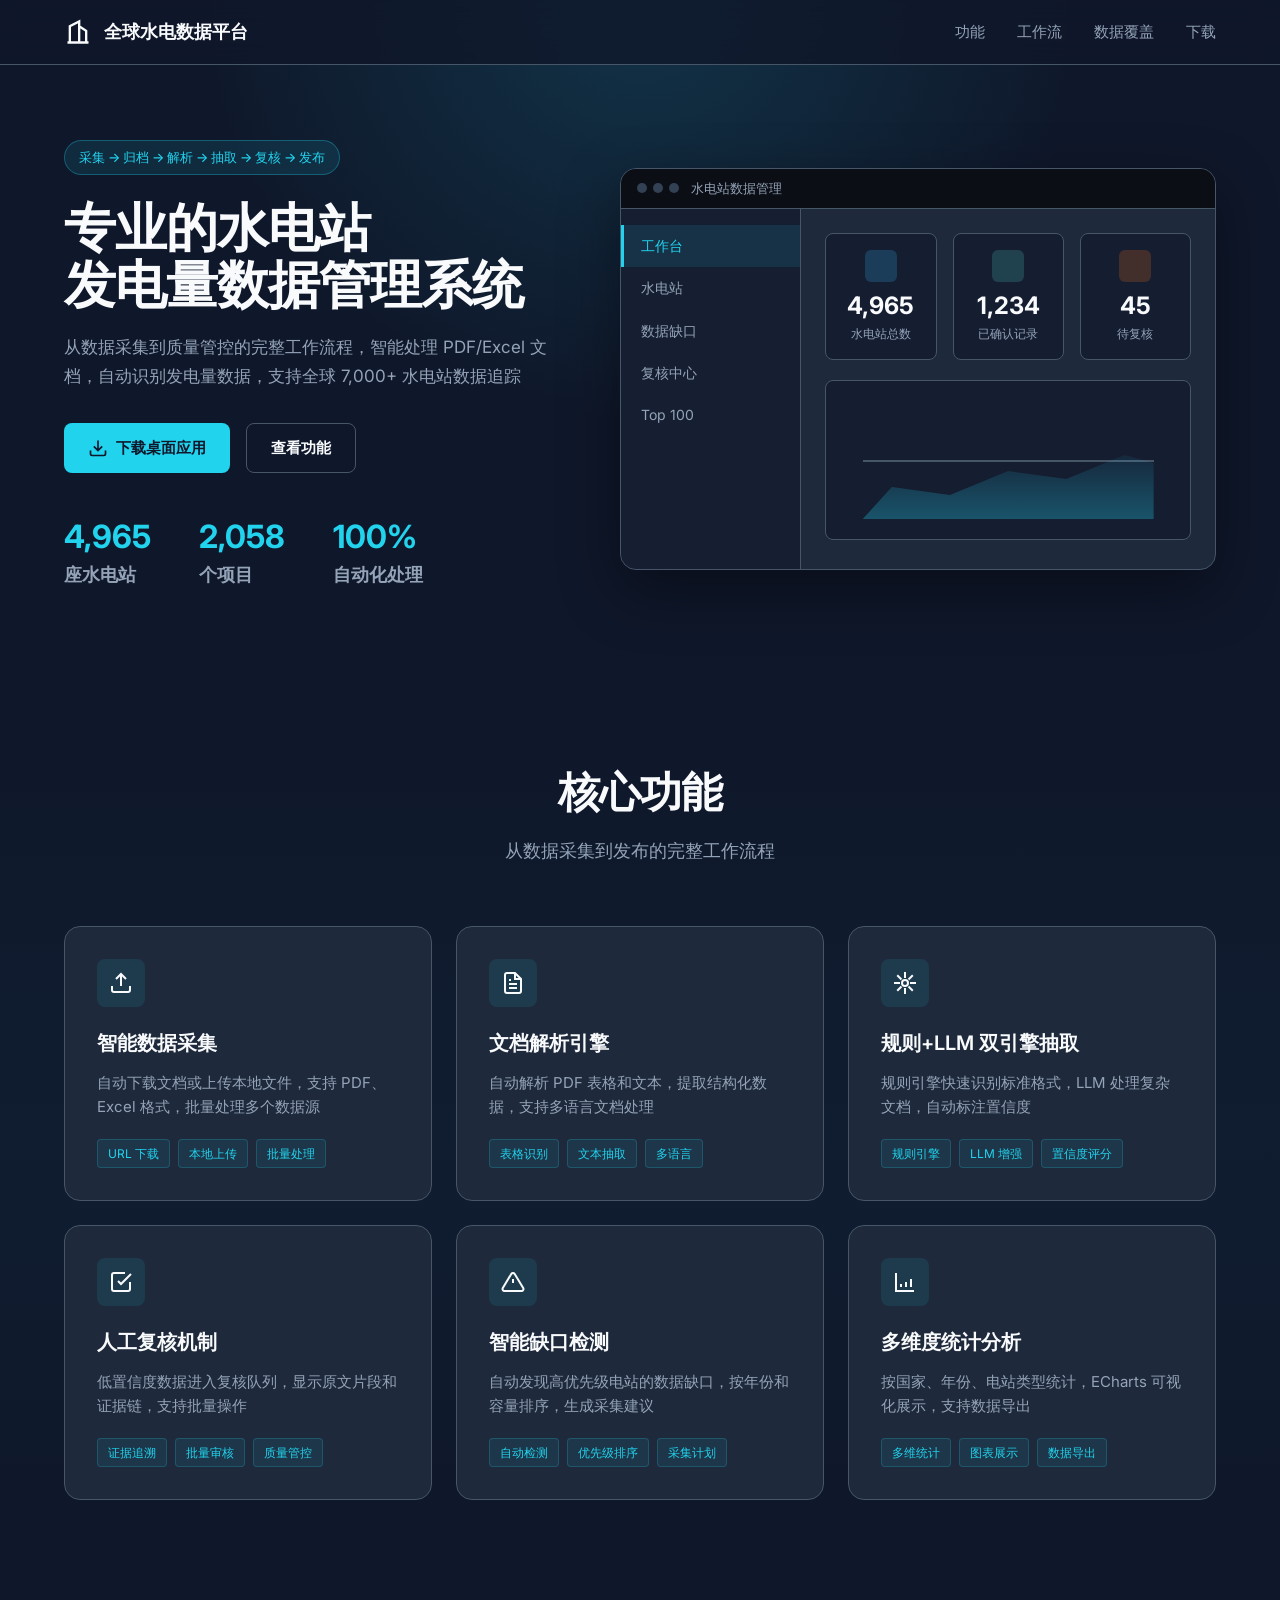
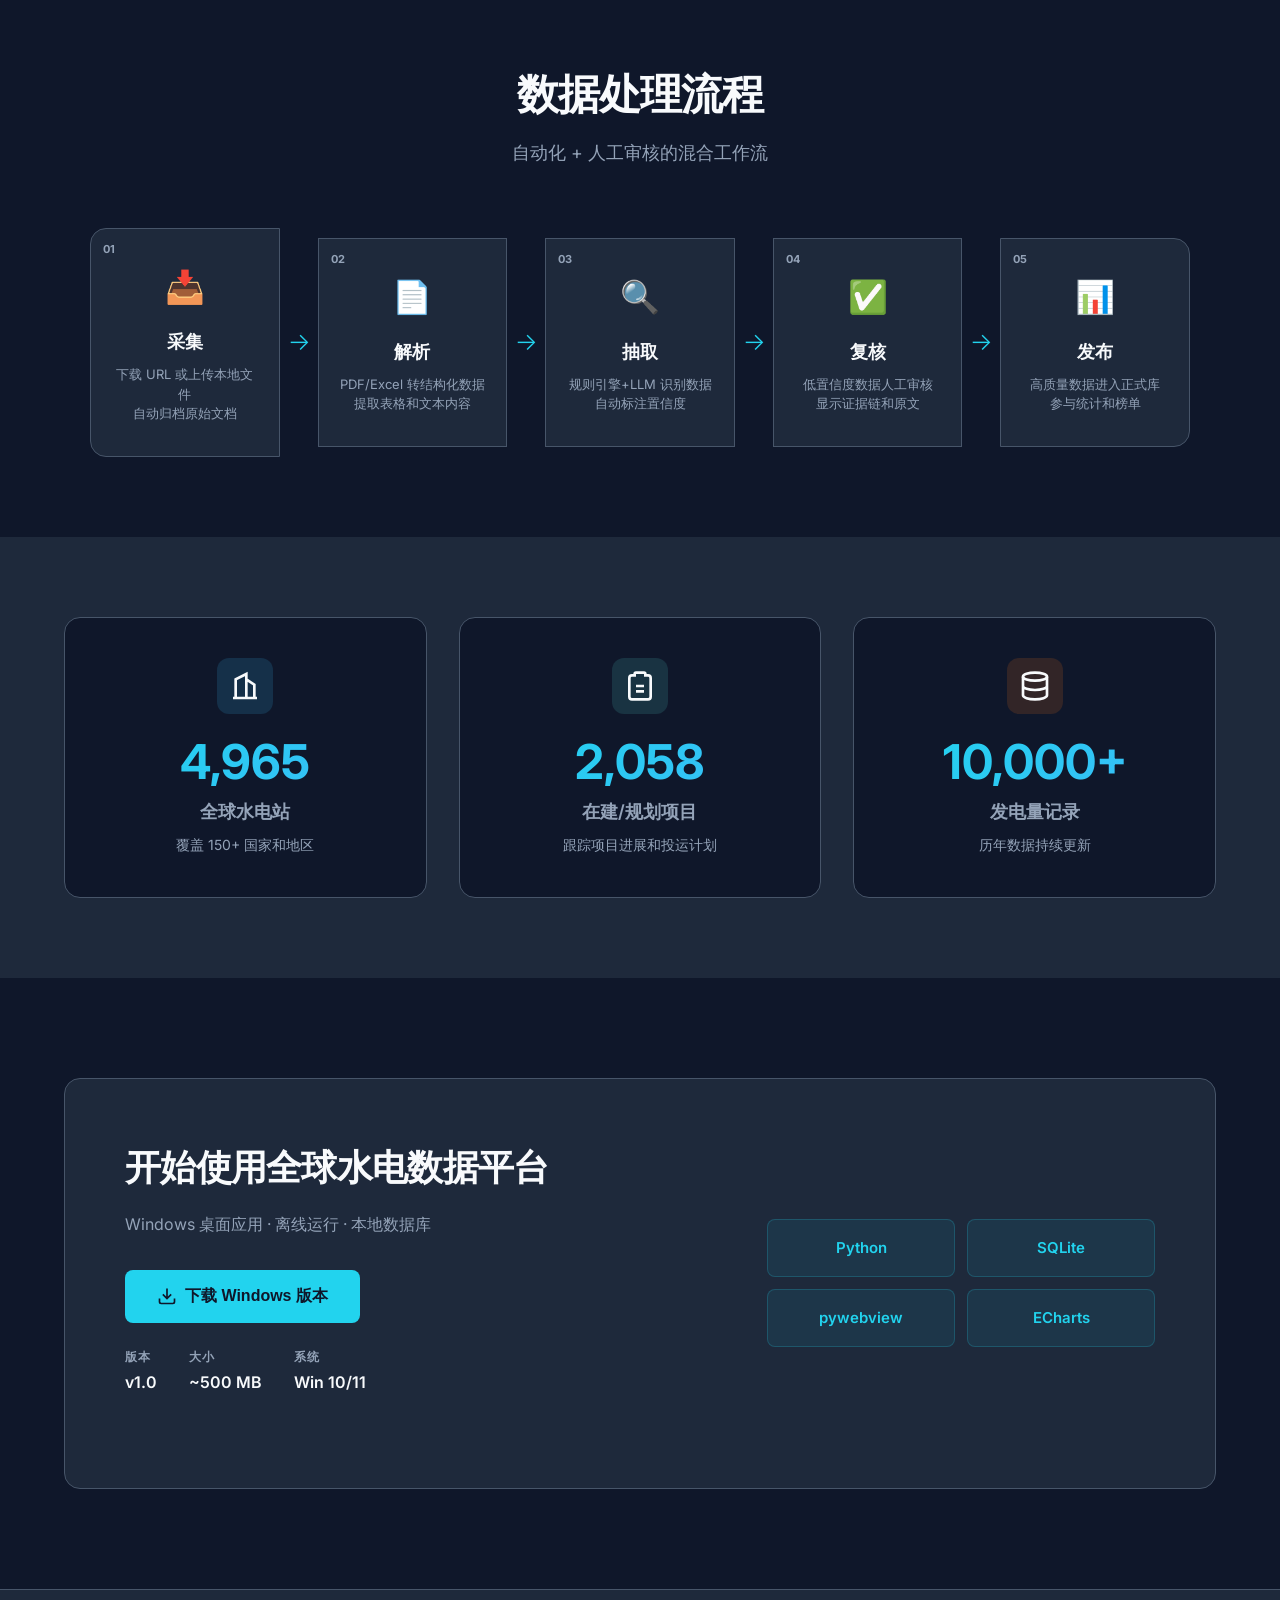
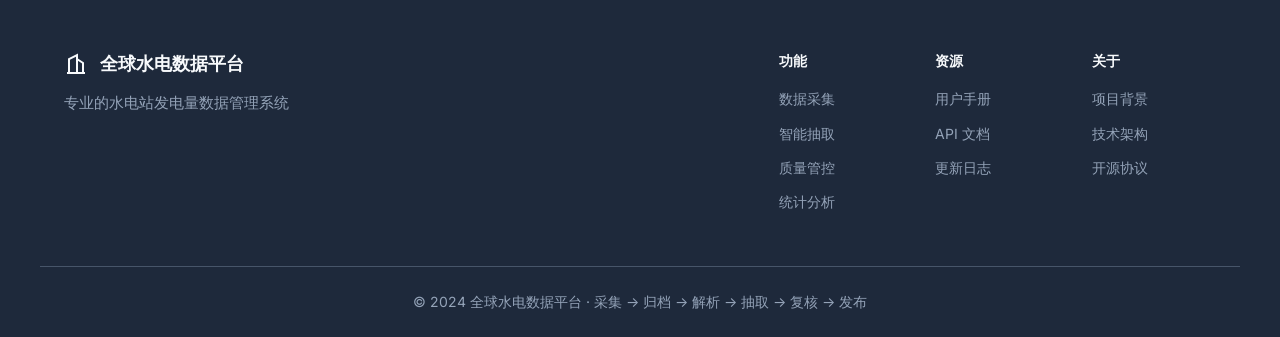
<file: docs/website/index.html>
<!DOCTYPE html>
<html lang="zh-CN">
<head>
  <meta charset="UTF-8">
  <meta name="viewport" content="width=device-width, initial-scale=1.0">
  <title>全球水电数据平台 — 专业的水电站发电量数据管理系统</title>
  <link rel="preconnect" href="https://fonts.googleapis.com">
  <link rel="preconnect" href="https://fonts.gstatic.com" crossorigin>
  <link href="https://fonts.googleapis.com/css2?family=Inter:wght@400;500;600;700&display=swap" rel="stylesheet">
  <link rel="stylesheet" href="styles.css">
</head>
<body>
  <!-- Navigation -->
  <nav class="nav">
    <div class="container nav-inner">
      <div class="logo">
        <svg viewBox="0 0 24 24" width="28" height="28">
          <path d="M3 21h18M5 21V7l8-4v18M19 21V11l-6-4" stroke="currentColor" stroke-width="2" fill="none"/>
        </svg>
        <span>全球水电数据平台</span>
      </div>
      <div class="nav-links">
        <a href="#features">功能</a>
        <a href="#workflow">工作流</a>
        <a href="#stats">数据覆盖</a>
        <a href="#download">下载</a>
      </div>
    </div>
  </nav>

  <!-- Hero Section -->
  <section class="hero">
    <div class="container hero-inner">
      <div class="hero-content">
        <div class="badge">采集 → 归档 → 解析 → 抽取 → 复核 → 发布</div>
        <h1>专业的水电站<br>发电量数据管理系统</h1>
        <p class="hero-desc">从数据采集到质量管控的完整工作流程，智能处理 PDF/Excel 文档，自动识别发电量数据，支持全球 7,000+ 水电站数据追踪</p>
        <div class="hero-actions">
          <a href="#download" class="btn btn-primary">
            <svg viewBox="0 0 24 24" width="20" height="20">
              <path d="M21 15v4a2 2 0 0 1-2 2H5a2 2 0 0 1-2-2v-4M7 10l5 5 5-5M12 15V3" stroke="currentColor" stroke-width="2" fill="none"/>
            </svg>
            下载桌面应用
          </a>
          <a href="#features" class="btn btn-outline">查看功能</a>
        </div>
        <div class="hero-stats">
          <div class="stat-item">
            <div class="stat-value">4,965</div>
            <div class="stat-label">座水电站</div>
          </div>
          <div class="stat-item">
            <div class="stat-value">2,058</div>
            <div class="stat-label">个项目</div>
          </div>
          <div class="stat-item">
            <div class="stat-value">100%</div>
            <div class="stat-label">自动化处理</div>
          </div>
        </div>
      </div>
      <div class="hero-visual">
        <div class="app-frame">
          <div class="frame-header">
            <div class="frame-dots">
              <span></span><span></span><span></span>
            </div>
            <div class="frame-title">水电站数据管理</div>
          </div>
          <div class="frame-content">
            <div class="frame-sidebar">
              <div class="sidebar-item active">工作台</div>
              <div class="sidebar-item">水电站</div>
              <div class="sidebar-item">数据缺口</div>
              <div class="sidebar-item">复核中心</div>
              <div class="sidebar-item">Top 100</div>
            </div>
            <div class="frame-main">
              <div class="kpi-grid">
                <div class="kpi-card">
                  <div class="kpi-icon blue"></div>
                  <div class="kpi-num">4,965</div>
                  <div class="kpi-lab">水电站总数</div>
                </div>
                <div class="kpi-card">
                  <div class="kpi-icon green"></div>
                  <div class="kpi-num">1,234</div>
                  <div class="kpi-lab">已确认记录</div>
                </div>
                <div class="kpi-card">
                  <div class="kpi-icon orange"></div>
                  <div class="kpi-num">45</div>
                  <div class="kpi-lab">待复核</div>
                </div>
              </div>
              <div class="chart-placeholder"></div>
            </div>
          </div>
        </div>
      </div>
    </div>
  </section>

  <!-- Features Section -->
  <section id="features" class="features">
    <div class="container">
      <h2 class="section-title">核心功能</h2>
      <p class="section-subtitle">从数据采集到发布的完整工作流程</p>

      <div class="feature-grid">
        <div class="feature-card">
          <div class="feature-icon">
            <svg viewBox="0 0 24 24" width="24" height="24">
              <path d="M21 15v4a2 2 0 0 1-2 2H5a2 2 0 0 1-2-2v-4M17 8l-5-5-5 5M12 3v12" stroke="currentColor" stroke-width="2" fill="none"/>
            </svg>
          </div>
          <h3>智能数据采集</h3>
          <p>自动下载文档或上传本地文件，支持 PDF、Excel 格式，批量处理多个数据源</p>
          <div class="feature-tags">
            <span>URL 下载</span>
            <span>本地上传</span>
            <span>批量处理</span>
          </div>
        </div>

        <div class="feature-card">
          <div class="feature-icon">
            <svg viewBox="0 0 24 24" width="24" height="24">
              <path d="M14 2H6a2 2 0 0 0-2 2v16a2 2 0 0 0 2 2h12a2 2 0 0 0 2-2V8z" stroke="currentColor" stroke-width="2" fill="none"/>
              <path d="M14 2v6h6M16 13H8M16 17H8M10 9H8" stroke="currentColor" stroke-width="2" fill="none"/>
            </svg>
          </div>
          <h3>文档解析引擎</h3>
          <p>自动解析 PDF 表格和文本，提取结构化数据，支持多语言文档处理</p>
          <div class="feature-tags">
            <span>表格识别</span>
            <span>文本抽取</span>
            <span>多语言</span>
          </div>
        </div>

        <div class="feature-card">
          <div class="feature-icon">
            <svg viewBox="0 0 24 24" width="24" height="24">
              <circle cx="12" cy="12" r="3" stroke="currentColor" stroke-width="2" fill="none"/>
              <path d="M12 1v6M12 17v6M4.22 4.22l4.24 4.24M15.54 15.54l4.24 4.24M1 12h6M17 12h6M4.22 19.78l4.24-4.24M15.54 8.46l4.24-4.24" stroke="currentColor" stroke-width="2" fill="none"/>
            </svg>
          </div>
          <h3>规则+LLM 双引擎抽取</h3>
          <p>规则引擎快速识别标准格式，LLM 处理复杂文档，自动标注置信度</p>
          <div class="feature-tags">
            <span>规则引擎</span>
            <span>LLM 增强</span>
            <span>置信度评分</span>
          </div>
        </div>

        <div class="feature-card">
          <div class="feature-icon">
            <svg viewBox="0 0 24 24" width="24" height="24">
              <path d="M9 11l3 3L22 4" stroke="currentColor" stroke-width="2" fill="none"/>
              <path d="M21 12v7a2 2 0 0 1-2 2H5a2 2 0 0 1-2-2V5a2 2 0 0 1 2-2h11" stroke="currentColor" stroke-width="2" fill="none"/>
            </svg>
          </div>
          <h3>人工复核机制</h3>
          <p>低置信度数据进入复核队列，显示原文片段和证据链，支持批量操作</p>
          <div class="feature-tags">
            <span>证据追溯</span>
            <span>批量审核</span>
            <span>质量管控</span>
          </div>
        </div>

        <div class="feature-card">
          <div class="feature-icon">
            <svg viewBox="0 0 24 24" width="24" height="24">
              <path d="M10.3 3.9 1.8 18a2 2 0 0 0 1.7 3h17a2 2 0 0 0 1.7-3L13.7 3.9a2 2 0 0 0-3.4 0z" stroke="currentColor" stroke-width="2" fill="none"/>
              <path d="M12 9v4M12 17h.01" stroke="currentColor" stroke-width="2" fill="none"/>
            </svg>
          </div>
          <h3>智能缺口检测</h3>
          <p>自动发现高优先级电站的数据缺口，按年份和容量排序，生成采集建议</p>
          <div class="feature-tags">
            <span>自动检测</span>
            <span>优先级排序</span>
            <span>采集计划</span>
          </div>
        </div>

        <div class="feature-card">
          <div class="feature-icon">
            <svg viewBox="0 0 24 24" width="24" height="24">
              <path d="M3 3v18h18" stroke="currentColor" stroke-width="2" fill="none"/>
              <path d="M18 17V9M13 17v-5M8 17v-3" stroke="currentColor" stroke-width="2" fill="none"/>
            </svg>
          </div>
          <h3>多维度统计分析</h3>
          <p>按国家、年份、电站类型统计，ECharts 可视化展示，支持数据导出</p>
          <div class="feature-tags">
            <span>多维统计</span>
            <span>图表展示</span>
            <span>数据导出</span>
          </div>
        </div>
      </div>
    </div>
  </section>

  <!-- Workflow Section -->
  <section id="workflow" class="workflow">
    <div class="container">
      <h2 class="section-title">数据处理流程</h2>
      <p class="section-subtitle">自动化 + 人工审核的混合工作流</p>

      <div class="workflow-steps">
        <div class="workflow-step">
          <div class="step-num">01</div>
          <div class="step-icon">📥</div>
          <h3>采集</h3>
          <p>下载 URL 或上传本地文件<br>自动归档原始文档</p>
        </div>
        <div class="workflow-arrow">→</div>

        <div class="workflow-step">
          <div class="step-num">02</div>
          <div class="step-icon">📄</div>
          <h3>解析</h3>
          <p>PDF/Excel 转结构化数据<br>提取表格和文本内容</p>
        </div>
        <div class="workflow-arrow">→</div>

        <div class="workflow-step">
          <div class="step-num">03</div>
          <div class="step-icon">🔍</div>
          <h3>抽取</h3>
          <p>规则引擎+LLM 识别数据<br>自动标注置信度</p>
        </div>
        <div class="workflow-arrow">→</div>

        <div class="workflow-step">
          <div class="step-num">04</div>
          <div class="step-icon">✅</div>
          <h3>复核</h3>
          <p>低置信度数据人工审核<br>显示证据链和原文</p>
        </div>
        <div class="workflow-arrow">→</div>

        <div class="workflow-step">
          <div class="step-num">05</div>
          <div class="step-icon">📊</div>
          <h3>发布</h3>
          <p>高质量数据进入正式库<br>参与统计和榜单</p>
        </div>
      </div>
    </div>
  </section>

  <!-- Stats Section -->
  <section id="stats" class="stats-section">
    <div class="container">
      <div class="stats-grid">
        <div class="stat-card">
          <div class="stat-icon blue">
            <svg viewBox="0 0 24 24" width="32" height="32">
              <path d="M3 21h18M5 21V7l8-4v18M19 21V11l-6-4" stroke="currentColor" stroke-width="2" fill="none"/>
            </svg>
          </div>
          <div class="stat-big">4,965</div>
          <div class="stat-label">全球水电站</div>
          <div class="stat-detail">覆盖 150+ 国家和地区</div>
        </div>

        <div class="stat-card">
          <div class="stat-icon green">
            <svg viewBox="0 0 24 24" width="32" height="32">
              <path d="M9 2h6a1 1 0 0 1 1 1v1h2a2 2 0 0 1 2 2v14a2 2 0 0 1-2 2H6a2 2 0 0 1-2-2V6a2 2 0 0 1 2-2h2V3a1 1 0 0 1 1-1z" stroke="currentColor" stroke-width="2" fill="none"/>
              <path d="M9 12h6M9 16h6" stroke="currentColor" stroke-width="2" fill="none"/>
            </svg>
          </div>
          <div class="stat-big">2,058</div>
          <div class="stat-label">在建/规划项目</div>
          <div class="stat-detail">跟踪项目进展和投运计划</div>
        </div>

        <div class="stat-card">
          <div class="stat-icon orange">
            <svg viewBox="0 0 24 24" width="32" height="32">
              <ellipse cx="12" cy="5" rx="9" ry="3" stroke="currentColor" stroke-width="2" fill="none"/>
              <path d="M3 5v14a9 3 0 0 0 18 0V5M3 12a9 3 0 0 0 18 0" stroke="currentColor" stroke-width="2" fill="none"/>
            </svg>
          </div>
          <div class="stat-big">10,000+</div>
          <div class="stat-label">发电量记录</div>
          <div class="stat-detail">历年数据持续更新</div>
        </div>
      </div>
    </div>
  </section>

  <!-- Download Section -->
  <section id="download" class="download-section">
    <div class="container">
      <div class="download-card">
        <div class="download-content">
          <h2>开始使用全球水电数据平台</h2>
          <p>Windows 桌面应用 · 离线运行 · 本地数据库</p>
          <div class="download-actions">
            <button class="btn btn-primary btn-large">
              <svg viewBox="0 0 24 24" width="20" height="20">
                <path d="M21 15v4a2 2 0 0 1-2 2H5a2 2 0 0 1-2-2v-4M7 10l5 5 5-5M12 15V3" stroke="currentColor" stroke-width="2" fill="none"/>
              </svg>
              下载 Windows 版本
            </button>
            <div class="download-info">
              <div class="info-item">
                <strong>版本</strong>
                <span>v1.0</span>
              </div>
              <div class="info-item">
                <strong>大小</strong>
                <span>~500 MB</span>
              </div>
              <div class="info-item">
                <strong>系统</strong>
                <span>Win 10/11</span>
              </div>
            </div>
          </div>
        </div>
        <div class="download-visual">
          <div class="tech-stack">
            <div class="tech-item">Python</div>
            <div class="tech-item">SQLite</div>
            <div class="tech-item">pywebview</div>
            <div class="tech-item">ECharts</div>
          </div>
        </div>
      </div>
    </div>
  </section>

  <!-- Footer -->
  <footer class="footer">
    <div class="container footer-inner">
      <div class="footer-brand">
        <div class="logo">
          <svg viewBox="0 0 24 24" width="24" height="24">
            <path d="M3 21h18M5 21V7l8-4v18M19 21V11l-6-4" stroke="currentColor" stroke-width="2" fill="none"/>
          </svg>
          <span>全球水电数据平台</span>
        </div>
        <p>专业的水电站发电量数据管理系统</p>
      </div>
      <div class="footer-links">
        <div class="footer-col">
          <h4>功能</h4>
          <a href="#features">数据采集</a>
          <a href="#features">智能抽取</a>
          <a href="#features">质量管控</a>
          <a href="#features">统计分析</a>
        </div>
        <div class="footer-col">
          <h4>资源</h4>
          <a href="#">用户手册</a>
          <a href="#">API 文档</a>
          <a href="#">更新日志</a>
        </div>
        <div class="footer-col">
          <h4>关于</h4>
          <a href="#">项目背景</a>
          <a href="#">技术架构</a>
          <a href="#">开源协议</a>
        </div>
      </div>
    </div>
    <div class="footer-bottom">
      <div class="container">
        <p>© 2024 全球水电数据平台 · 采集 → 归档 → 解析 → 抽取 → 复核 → 发布</p>
      </div>
    </div>
  </footer>
</body>
</html>
</file>
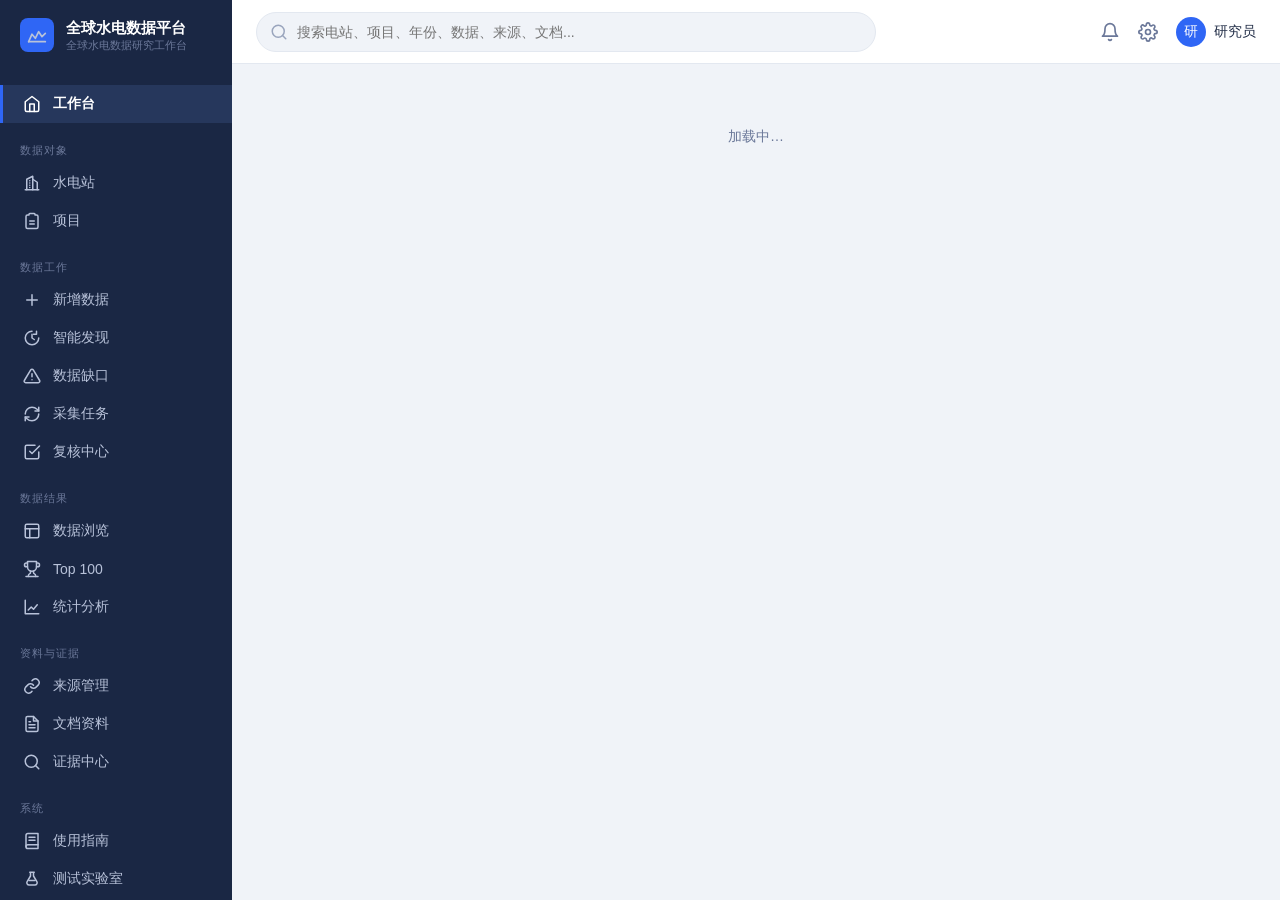
<file: hydro_platform/app/web/index.html>
<!DOCTYPE html>
<html lang="zh-CN">
<head>
  <meta charset="UTF-8">
  <meta name="viewport" content="width=device-width, initial-scale=1.0">
  <title>全球水电数据平台</title>
  <link rel="icon" type="image/svg+xml" href="favicon.svg">
  <link rel="stylesheet" href="styles.css">
</head>
<body>
  <div class="app">
    <!-- ============ 侧栏 ============ -->
    <aside class="sidebar">
      <div class="brand">
        <div class="logo">
          <svg viewBox="0 0 24 24" width="20" height="20" fill="none" stroke="currentColor" stroke-width="2" stroke-linecap="round" stroke-linejoin="round"><path d="m2 20 4-9 4 5 4-8 4 6 4-4"/><path d="M2 20h20"/></svg>
        </div>
        <div>
          <div class="title">全球水电数据平台</div>
          <div class="subtitle">全球水电数据研究工作台</div>
        </div>
      </div>

      <div class="nav-group">
        <div class="nav-item active" data-route="dashboard">
          <svg class="nav-icon" viewBox="0 0 24 24"><path d="M3 9l9-7 9 7v11a2 2 0 0 1-2 2H5a2 2 0 0 1-2-2z"/><path d="M9 22V12h6v10"/></svg> 工作台</div>
      </div>

      <div class="nav-group">
        <div class="nav-group-label">数据对象</div>
        <div class="nav-item" data-route="stations">
          <svg class="nav-icon" viewBox="0 0 24 24"><path d="M3 21h18"/><path d="M5 21V7l8-4v18"/><path d="M19 21V11l-6-4"/><path d="M9 9v.01M9 12v.01M9 15v.01M9 18v.01"/></svg> 水电站</div>
        <div class="nav-item" data-route="projects">
          <svg class="nav-icon" viewBox="0 0 24 24"><path d="M9 2h6a1 1 0 0 1 1 1v1h2a2 2 0 0 1 2 2v14a2 2 0 0 1-2 2H6a2 2 0 0 1-2-2V6a2 2 0 0 1 2-2h2V3a1 1 0 0 1 1-1z"/><path d="M9 12h6M9 16h6"/></svg> 项目</div>
      </div>

      <div class="nav-group">
        <div class="nav-group-label">数据工作</div>
        <div class="nav-item" data-route="add-data">
          <svg class="nav-icon" viewBox="0 0 24 24"><path d="M12 5v14M5 12h14"/></svg> 新增数据</div>
        <div class="nav-item" data-route="intelligent-tasks">
          <svg class="nav-icon" viewBox="0 0 24 24"><path d="M12 3a9 9 0 1 0 9 9"/><path d="M12 7v5l3 2"/><path d="M18 3v4h-4"/></svg> 智能发现</div>
        <div class="nav-item" data-route="data-gaps">
          <svg class="nav-icon" viewBox="0 0 24 24"><path d="M10.3 3.9 1.8 18a2 2 0 0 0 1.7 3h17a2 2 0 0 0 1.7-3L13.7 3.9a2 2 0 0 0-3.4 0z"/><path d="M12 9v4M12 17h.01"/></svg> 数据缺口
          <span class="badge" id="nav-gaps-badge" style="display:none"></span></div>
        <div class="nav-item" data-route="tasks">
          <svg class="nav-icon" viewBox="0 0 24 24"><path d="M3 12a9 9 0 0 1 9-9 9.75 9.75 0 0 1 6.74 2.74L21 8"/><path d="M21 3v5h-5"/><path d="M21 12a9 9 0 0 1-9 9 9.75 9.75 0 0 1-6.74-2.74L3 16"/><path d="M3 21v-5h5"/></svg> 采集任务
          <span class="badge gray" id="nav-tasks-badge" style="display:none"></span></div>
        <div class="nav-item" data-route="review">
          <svg class="nav-icon" viewBox="0 0 24 24"><path d="M9 11l3 3L22 4"/><path d="M21 12v7a2 2 0 0 1-2 2H5a2 2 0 0 1-2-2V5a2 2 0 0 1 2-2h11"/></svg> 复核中心
          <span class="badge gray" id="nav-review-badge" style="display:none"></span></div>
      </div>

      <div class="nav-group">
        <div class="nav-group-label">数据结果</div>
        <div class="nav-item" data-route="browse">
          <svg class="nav-icon" viewBox="0 0 24 24"><rect x="3" y="3" width="18" height="18" rx="2"/><path d="M3 9h18M9 21V9"/></svg> 数据浏览</div>
        <div class="nav-item" data-route="top100">
          <svg class="nav-icon" viewBox="0 0 24 24"><path d="M6 9H4.5a2.5 2.5 0 0 1 0-5H6"/><path d="M18 9h1.5a2.5 2.5 0 0 0 0-5H18"/><path d="M4 22h16"/><path d="M10 14.66V17c0 .55-.47.98-.97 1.21C7.85 18.75 7 20.24 7 22"/><path d="M14 14.66V17c0 .55.47.98.97 1.21C16.15 18.75 17 20.24 17 22"/><path d="M18 2H6v7a6 6 0 0 0 12 0z"/></svg> Top 100</div>
        <div class="nav-item" data-route="stats">
          <svg class="nav-icon" viewBox="0 0 24 24"><path d="M3 3v18h18"/><path d="M7 16l4-4 3 3 5-6"/></svg> 统计分析</div>
      </div>

      <div class="nav-group">
        <div class="nav-group-label">资料与证据</div>
        <div class="nav-item" data-route="sources">
          <svg class="nav-icon" viewBox="0 0 24 24"><path d="M10 13a5 5 0 0 0 7.5.5l3-3a5 5 0 0 0-7-7l-1.5 1.5"/><path d="M14 11a5 5 0 0 0-7.5-.5l-3 3a5 5 0 0 0 7 7l1.5-1.5"/></svg> 来源管理</div>
        <div class="nav-item" data-route="documents">
          <svg class="nav-icon" viewBox="0 0 24 24"><path d="M14 2H6a2 2 0 0 0-2 2v16a2 2 0 0 0 2 2h12a2 2 0 0 0 2-2V8z"/><path d="M14 2v6h6M16 13H8M16 17H8M10 9H8"/></svg> 文档资料</div>
        <div class="nav-item" data-route="evidence">
          <svg class="nav-icon" viewBox="0 0 24 24"><circle cx="11" cy="11" r="8"/><path d="m21 21-4.3-4.3"/></svg> 证据中心</div>
      </div>

      <div class="nav-group">
        <div class="nav-group-label">系统</div>
        <div class="nav-item" data-route="guide">
          <svg class="nav-icon" viewBox="0 0 24 24"><path d="M4 19.5A2.5 2.5 0 0 1 6.5 17H20"/><path d="M6.5 2H20v20H6.5A2.5 2.5 0 0 1 4 19.5v-15A2.5 2.5 0 0 1 6.5 2z"/><path d="M8 7h8M8 11h8"/></svg> 使用指南</div>
        <div class="nav-item" data-route="test-lab">
          <svg class="nav-icon" viewBox="0 0 24 24"><path d="M9 3h6M10 3v5l-4.5 7.5A3 3 0 0 0 8.1 20h7.8a3 3 0 0 0 2.6-4.5L14 8V3"/><path d="M8 14h8"/></svg> 测试实验室</div>
        <div class="nav-item" data-route="settings">
          <svg class="nav-icon" viewBox="0 0 24 24"><circle cx="12" cy="12" r="3"/><path d="M19.4 15a1.65 1.65 0 0 0 .33 1.82l.06.06a2 2 0 1 1-2.83 2.83l-.06-.06a1.65 1.65 0 0 0-1.82-.33 1.65 1.65 0 0 0-1 1.51V21a2 2 0 0 1-4 0v-.09A1.65 1.65 0 0 0 9 19.4a1.65 1.65 0 0 0-1.82.33l-.06.06a2 2 0 1 1-2.83-2.83l.06-.06a1.65 1.65 0 0 0 .33-1.82 1.65 1.65 0 0 0-1.51-1H3a2 2 0 0 1 0-4h.09A1.65 1.65 0 0 0 4.6 9a1.65 1.65 0 0 0-.33-1.82l-.06-.06a2 2 0 1 1 2.83-2.83l.06.06a1.65 1.65 0 0 0 1.82.33H9a1.65 1.65 0 0 0 1-1.51V3a2 2 0 0 1 4 0v.09a1.65 1.65 0 0 0 1 1.51 1.65 1.65 0 0 0 1.82-.33l.06-.06a2 2 0 1 1 2.83 2.83l-.06.06a1.65 1.65 0 0 0-.33 1.82V9a1.65 1.65 0 0 0 1.51 1H21a2 2 0 0 1 0 4h-.09a1.65 1.65 0 0 0-1.51 1z"/></svg> 设置</div>
      </div>
    </aside>

    <!-- ============ 顶栏 ============ -->
    <header class="topbar">
      <div class="search-box">
        <svg class="search-icon" viewBox="0 0 24 24"><circle cx="11" cy="11" r="8"/><path d="m21 21-4.3-4.3"/></svg>
        <input type="text" id="global-search" placeholder="搜索电站、项目、年份、数据、来源、文档..." oninput="handleGlobalSearch(event)">
        <span class="search-clear" id="search-clear" style="display:none" onclick="clearSearch()" title="清空搜索">
          <svg viewBox="0 0 24 24" width="16" height="16"><path d="M18 6L6 18M6 6l12 12" stroke="currentColor" stroke-width="2" stroke-linecap="round"/></svg>
        </span>
      </div>
      <div class="topbar-right">
        <span class="icon-btn" title="通知" onclick="toggleNotifications(event)">
          <svg viewBox="0 0 24 24"><path d="M6 8a6 6 0 0 1 12 0c0 7 3 9 3 9H3s3-2 3-9"/><path d="M10.3 21a1.94 1.94 0 0 0 3.4 0"/></svg>
        </span>
        <span class="icon-btn" title="设置" onclick="navigate('settings')">
          <svg viewBox="0 0 24 24"><circle cx="12" cy="12" r="3"/><path d="M19.4 15a1.65 1.65 0 0 0 .33 1.82l.06.06a2 2 0 1 1-2.83 2.83l-.06-.06a1.65 1.65 0 0 0-1.82-.33 1.65 1.65 0 0 0-1 1.51V21a2 2 0 0 1-4 0v-.09A1.65 1.65 0 0 0 9 19.4a1.65 1.65 0 0 0-1.82.33l-.06.06a2 2 0 1 1-2.83-2.83l.06-.06a1.65 1.65 0 0 0 .33-1.82 1.65 1.65 0 0 0-1.51-1H3a2 2 0 0 1 0-4h.09A1.65 1.65 0 0 0 4.6 9a1.65 1.65 0 0 0-.33-1.82l-.06-.06a2 2 0 1 1 2.83-2.83l.06.06a1.65 1.65 0 0 0 1.82.33H9a1.65 1.65 0 0 0 1-1.51V3a2 2 0 0 1 4 0v.09a1.65 1.65 0 0 0 1 1.51 1.65 1.65 0 0 0 1.82-.33l.06-.06a2 2 0 1 1 2.83 2.83l-.06.06a1.65 1.65 0 0 0-.33 1.82V9a1.65 1.65 0 0 0 1.51 1H21a2 2 0 0 1 0 4h-.09a1.65 1.65 0 0 0-1.51 1z"/></svg>
        </span>
        <div class="user" onclick="toggleUserMenu(event)"><span class="avatar">研</span> 研究员</div>
      </div>
    </header>

    <!-- ============ 主内容 ============ -->
    <main class="main" id="main-content">
      <div class="spinner">加载中…</div>
    </main>
  </div>

  <script src="vendor/echarts.min.js"></script>
  <script src="app.js?v=20260912-07"></script>
</body>
</html>
</file>
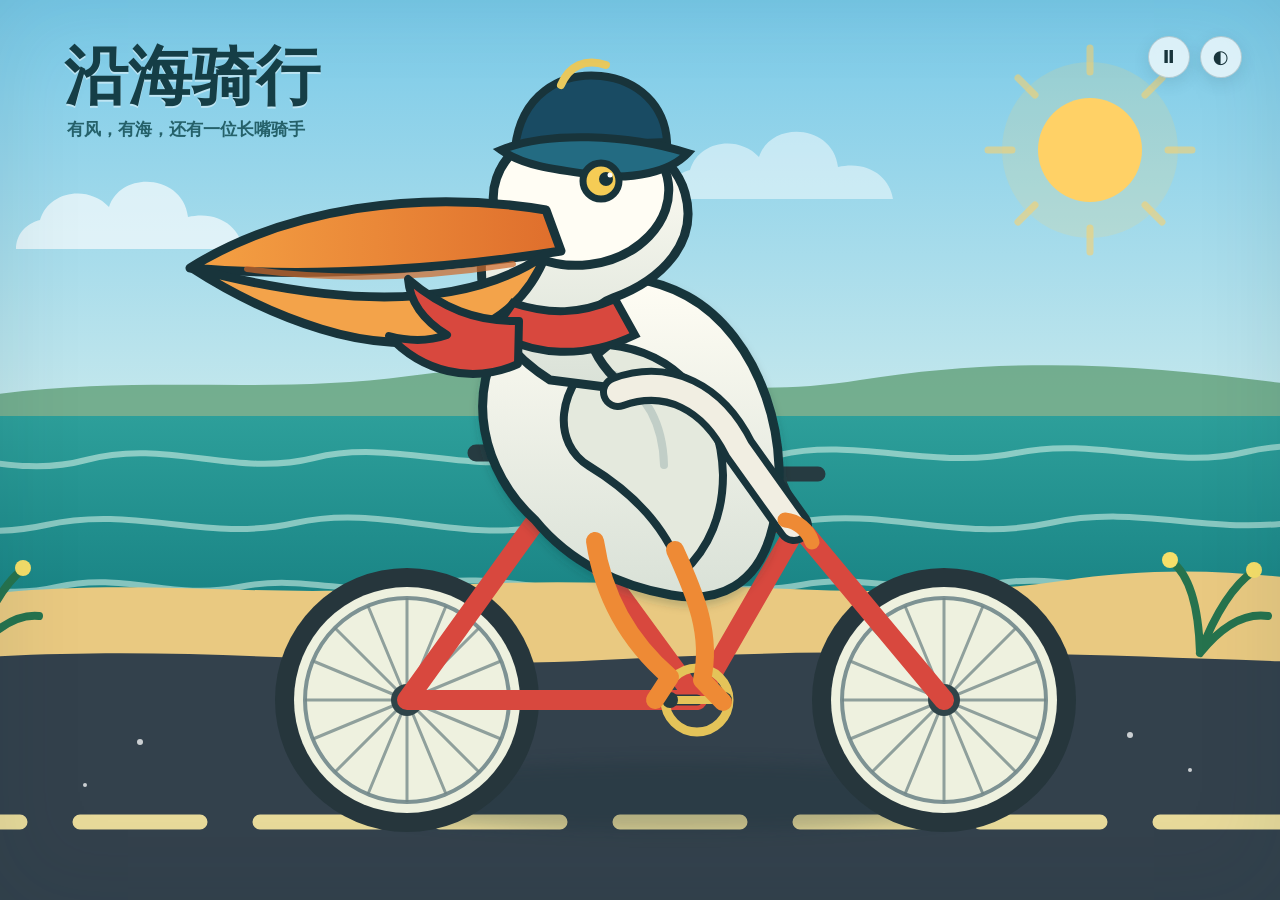
<file: pelican_bicycle.html>
<!doctype html>
<html lang="zh-CN">
<head>
  <meta charset="utf-8">
  <meta name="viewport" content="width=device-width, initial-scale=1">
  <title>鹈鹕骑行日</title>
  <style>
    :root {
      --sky-top: #78c9e8;
      --sky-bottom: #e8f6ef;
      --sun: #ffd166;
      --sea: #2d9f9a;
      --sea-dark: #137b7e;
      --road: #33414c;
      --line: #f8e7a1;
      --ink: #18343b;
      --feather: #f8f3e5;
      --feather-shadow: #d9e1d7;
      --beak: #ee8a35;
      --bike: #d8483e;
      --metal: #d6e4e3;
      --leaf: #26734e;
      --sand: #e9c981;
    }

    * { box-sizing: border-box; }

    html,
    body {
      width: 100%;
      min-height: 100%;
      margin: 0;
    }

    body {
      display: grid;
      place-items: center;
      overflow: hidden;
      color: var(--ink);
      background: #bce3e0;
      font-family: "Microsoft YaHei", "PingFang SC", system-ui, sans-serif;
    }

    .scene {
      position: relative;
      width: 100vw;
      height: 100vh;
      min-height: 420px;
      overflow: hidden;
      cursor: pointer;
      isolation: isolate;
      background: linear-gradient(var(--sky-top), var(--sky-bottom) 67%);
    }

    .scene::after {
      content: "";
      position: absolute;
      inset: 0;
      z-index: 10;
      pointer-events: none;
      box-shadow: inset 0 0 90px rgb(16 54 64 / 10%);
    }

    svg {
      display: block;
      width: 100%;
      height: 100%;
    }

    .title {
      position: absolute;
      top: clamp(24px, 5vh, 58px);
      left: clamp(22px, 5vw, 70px);
      z-index: 12;
      margin: 0;
      color: #153e46;
      font-family: Georgia, "Songti SC", serif;
      font-size: clamp(32px, 5vw, 72px);
      font-weight: 700;
      letter-spacing: 0;
      line-height: 1;
      text-shadow: 0 2px 0 rgb(255 255 255 / 45%);
    }

    .subtitle {
      position: absolute;
      top: clamp(70px, 13vh, 126px);
      left: clamp(24px, 5.2vw, 74px);
      z-index: 12;
      margin: 0;
      color: #25616a;
      font-size: clamp(12px, 1.35vw, 18px);
      font-weight: 700;
      letter-spacing: 0;
    }

    .controls {
      position: absolute;
      top: clamp(22px, 4vh, 42px);
      right: clamp(18px, 3vw, 44px);
      z-index: 20;
      display: flex;
      gap: 10px;
    }

    .icon-button {
      width: 42px;
      height: 42px;
      padding: 0;
      border: 1px solid rgb(24 52 59 / 20%);
      border-radius: 50%;
      color: var(--ink);
      background: rgb(255 255 255 / 72%);
      box-shadow: 0 5px 16px rgb(28 73 78 / 13%);
      font: 700 18px/1 system-ui, sans-serif;
      cursor: pointer;
      backdrop-filter: blur(8px);
      transition: transform 160ms ease, background 160ms ease;
    }

    .icon-button:hover { transform: translateY(-2px); background: #fff; }
    .icon-button:focus-visible { outline: 3px solid #fff; outline-offset: 3px; }

    .sun-glow { animation: glow 3.8s ease-in-out infinite; transform-origin: center; }
    .cloud-a { animation: drift 28s linear infinite; }
    .cloud-b { animation: drift 38s linear infinite reverse; }
    .wave { animation: wave 4s ease-in-out infinite alternate; }
    .wave:nth-child(2n) { animation-delay: -1.5s; }
    .pelican-bike { animation: ride 0.72s ease-in-out infinite alternate; }
    .wheel { animation: spin 1.15s linear infinite; transform-box: fill-box; transform-origin: center; }
    .crank { animation: spin 0.72s linear infinite; transform-box: fill-box; transform-origin: center; }
    .leg-front { animation: pedal-front 0.72s ease-in-out infinite alternate; transform-origin: 59% 53%; }
    .leg-back { animation: pedal-back 0.72s ease-in-out infinite alternate; transform-origin: 55% 53%; }
    .scarf-tail { animation: flutter 0.7s ease-in-out infinite alternate; transform-origin: 515px 306px; }
    .road-mark { animation: road-move 1s linear infinite; }
    .grass { animation: grass-sway 2s ease-in-out infinite alternate; transform-origin: bottom; }

    .paused * { animation-play-state: paused !important; }

    .night {
      --sky-top: #254765;
      --sky-bottom: #76939c;
      --sea: #236b72;
      --sea-dark: #194f5a;
      --road: #26313b;
      --line: #c9c188;
      --sand: #b9a46d;
    }

    .night .title { color: #f2ead1; text-shadow: 0 2px 0 rgb(0 0 0 / 18%); }
    .night .subtitle { color: #d4e7df; }
    .night .sun-core { fill: #f1eee0; }
    .night .sun-rays { opacity: 0.1; }
    .night .sun-glow { opacity: 0.22; }
    .night .stars { opacity: 1; }

    @keyframes spin { to { transform: rotate(360deg); } }
    @keyframes ride { to { transform: translateY(-4px) rotate(0.25deg); } }
    @keyframes glow { 50% { transform: scale(1.08); opacity: 0.2; } }
    @keyframes drift { to { transform: translateX(140px); } }
    @keyframes wave { to { transform: translateX(18px); } }
    @keyframes road-move { to { transform: translateX(-180px); } }
    @keyframes grass-sway { to { transform: skewX(-6deg); } }
    @keyframes flutter { to { transform: rotate(6deg) scaleY(0.88); } }
    @keyframes pedal-front { to { transform: rotate(12deg); } }
    @keyframes pedal-back { to { transform: rotate(-10deg); } }

    @media (max-width: 640px) {
      .scene { min-height: 520px; }
      .title { top: 28px; }
      .subtitle { top: 70px; }
      .pelican-bike { transform: translate(-145px, 42px) scale(1.18); transform-origin: center; }
      @keyframes ride { to { transform: translate(-145px, 37px) scale(1.18) rotate(0.25deg); } }
    }

    @media (prefers-reduced-motion: reduce) {
      * { animation-duration: 0.001ms !important; animation-iteration-count: 1 !important; }
    }
  </style>
</head>
<body>
  <main class="scene" id="scene" aria-label="一只鹈鹕沿海岸骑红色自行车的动态插画">
    <h1 class="title">沿海骑行</h1>
    <p class="subtitle">有风，有海，还有一位长嘴骑手</p>

    <div class="controls">
      <button class="icon-button" id="pauseButton" type="button" aria-label="暂停动画" title="暂停动画">Ⅱ</button>
      <button class="icon-button" id="themeButton" type="button" aria-label="切换日夜" title="切换日夜">◐</button>
    </div>

    <svg viewBox="0 0 1440 900" role="img" aria-labelledby="pictureTitle pictureDesc" preserveAspectRatio="xMidYMid slice">
      <title id="pictureTitle">鹈鹕骑自行车</title>
      <desc id="pictureDesc">戴着海军帽和红领巾的鹈鹕，骑着红色自行车经过海边公路。</desc>

      <defs>
        <linearGradient id="seaGradient" x1="0" y1="0" x2="0" y2="1">
          <stop offset="0" stop-color="var(--sea)" />
          <stop offset="1" stop-color="var(--sea-dark)" />
        </linearGradient>
        <linearGradient id="beakGradient" x1="0" y1="0" x2="1" y2="0">
          <stop offset="0" stop-color="#f5a244" />
          <stop offset="1" stop-color="#df6e2c" />
        </linearGradient>
        <linearGradient id="bodyGradient" x1="0" y1="0" x2="0" y2="1">
          <stop offset="0" stop-color="#fffdf4" />
          <stop offset="1" stop-color="var(--feather-shadow)" />
        </linearGradient>
        <filter id="softShadow" x="-30%" y="-30%" width="160%" height="180%">
          <feGaussianBlur stdDeviation="8" />
        </filter>
        <filter id="tinyShadow" x="-30%" y="-30%" width="160%" height="180%">
          <feDropShadow dx="0" dy="5" stdDeviation="4" flood-color="#17343b" flood-opacity="0.2" />
        </filter>
        <clipPath id="seaClip"><rect x="0" y="410" width="1440" height="230" /></clipPath>
      </defs>

      <!-- sky -->
      <g class="stars" fill="#fff8d9" opacity="0">
        <circle cx="280" cy="105" r="2" /><circle cx="420" cy="185" r="3" />
        <circle cx="745" cy="92" r="2" /><circle cx="930" cy="155" r="2.5" />
        <circle cx="1110" cy="92" r="2" /><circle cx="1290" cy="205" r="3" />
      </g>
      <g transform="translate(1170 150)">
        <circle class="sun-glow" r="88" fill="var(--sun)" opacity="0.16" />
        <g class="sun-rays" stroke="var(--sun)" stroke-width="7" stroke-linecap="round" opacity="0.55">
          <path d="M0-78v-24M0 78v24M-78 0h-24M78 0h24M-55-55l-17-17M55 55l17 17M55-55l17-17M-55 55l-17 17" />
        </g>
        <circle class="sun-core" r="52" fill="var(--sun)" />
      </g>

      <g class="cloud-a" fill="#fff" opacity="0.65">
        <path d="M120 220c9-30 49-35 69-13 12-37 74-33 79 10 31-7 52 11 55 32H96c0-14 9-25 24-29Z" />
      </g>
      <g class="cloud-b" fill="#fff" opacity="0.48" transform="translate(650 -50)">
        <path d="M120 220c9-30 49-35 69-13 12-37 74-33 79 10 31-7 52 11 55 32H96c0-14 9-25 24-29Z" />
      </g>

      <!-- distant shore and sea -->
      <path d="M0 407C190 367 326 398 489 376c176-24 286 31 451 4 189-30 340-9 500 14v106H0Z" fill="#5a9b70" opacity="0.75" />
      <rect x="0" y="416" width="1440" height="244" fill="url(#seaGradient)" />
      <g clip-path="url(#seaClip)" fill="none" stroke="#d9f5ea" stroke-width="6" stroke-linecap="round" opacity="0.56">
        <path class="wave" d="M-60 462c78-25 145 20 226-2s148 18 228-2 157 19 237-2 153 17 228-1 155 15 237-2 153 18 230-1 150 15 228 0" />
        <path class="wave" d="M-120 525c91-18 156 20 246 0s160 18 249-2 163 22 254 2 156 12 248-3 160 21 253 1 163 15 258-3" />
        <path class="wave" d="M-45 588c65-16 115 15 182-1s115 14 182 0 121 13 187-2 122 13 188 1 118 12 187-1 120 14 187 0 117 12 187-2 117 10 185 0" />
      </g>

      <!-- verge and road -->
      <path d="M0 604c189-34 319-3 501-17 234-18 451 22 640-6 117-18 208-7 299 6v96H0Z" fill="var(--sand)" />
      <path d="M0 662c270-24 442 11 682-2 298-16 502-4 758 4v236H0Z" fill="var(--road)" />
      <g stroke="var(--line)" stroke-width="15" stroke-linecap="round" opacity="0.92">
        <path class="road-mark" d="M-20 822h120m60 0h120m60 0h120m60 0h120m60 0h120m60 0h120m60 0h120m60 0h120m60 0h120m60 0h120" />
      </g>

      <g class="grass" fill="none" stroke="var(--leaf)" stroke-width="8" stroke-linecap="round">
        <path d="M55 651q-2-62-24-78m24 78q20-60 48-82m-48 82q34-38 64-35M1280 653q-2-72-29-92m29 92q24-62 54-82m-54 82q34-42 68-37" />
      </g>
      <g fill="#f6df69">
        <circle cx="31" cy="573" r="8" /><circle cx="103" cy="568" r="8" />
        <circle cx="1250" cy="560" r="8" /><circle cx="1334" cy="570" r="8" />
      </g>

      <!-- moving character -->
      <g class="pelican-bike">
        <ellipse cx="755" cy="797" rx="330" ry="35" fill="#142d34" opacity="0.25" filter="url(#softShadow)" />

        <!-- wheels -->
        <g transform="translate(487 700)">
          <g class="wheel">
            <circle r="132" fill="#26363c" />
            <circle r="113" fill="#eef1df" />
            <circle r="102" fill="none" stroke="#7d9293" stroke-width="4" />
            <g stroke="#708586" stroke-width="3" opacity="0.75">
              <path d="M-102 0h204M0-102v204M-72-72 72 72M72-72-72 72M-94-39 94 39M39-94-39 94M-94 39 94-39M-39-94 39 94" />
            </g>
            <circle r="16" fill="#2f4449" />
          </g>
        </g>
        <g transform="translate(1024 700)">
          <g class="wheel">
            <circle r="132" fill="#26363c" />
            <circle r="113" fill="#eef1df" />
            <circle r="102" fill="none" stroke="#7d9293" stroke-width="4" />
            <g stroke="#708586" stroke-width="3" opacity="0.75">
              <path d="M-102 0h204M0-102v204M-72-72 72 72M72-72-72 72M-94-39 94 39M39-94-39 94M-94 39 94-39M-39-94 39 94" />
            </g>
            <circle r="16" fill="#2f4449" />
          </g>
        </g>

        <!-- bicycle frame -->
        <g fill="none" stroke-linecap="round" stroke-linejoin="round">
          <path d="M487 700 631 500 777 700Zm144-200 247 25L777 700m101-175 146 175" stroke="var(--bike)" stroke-width="20" />
          <path d="M856 476 878 525m-58-51h78" stroke="#263b41" stroke-width="15" />
          <path d="M631 500 603 458m-47-5h98" stroke="#263b41" stroke-width="17" />
          <path d="M777 700h-42" stroke="#263b41" stroke-width="11" />
        </g>
        <g class="crank" transform="translate(777 700)">
          <circle r="32" fill="none" stroke="#e4c359" stroke-width="9" />
          <path d="M-26 0h52" stroke="#e4c359" stroke-width="8" stroke-linecap="round" />
          <circle cx="-27" r="8" fill="#263b41" />
          <circle cx="27" r="8" fill="#263b41" />
        </g>

        <!-- pelican body behind limbs -->
        <path d="M615 520c-52-47-73-128-27-190 37-50 113-70 179-34 72 39 111 150 83 241-14 45-48 67-99 58-51-9-101-32-136-75Z" fill="url(#bodyGradient)" stroke="var(--ink)" stroke-width="9" filter="url(#tinyShadow)" />
        <path d="M689 345c67 7 112 57 114 130 0 38-13 73-41 98-14-41-45-78-93-107-36-22-37-78 20-121Z" fill="#e4e9dd" stroke="var(--ink)" stroke-width="8" />
        <path d="M695 375c32 19 48 49 49 90" fill="none" stroke="#c1cec7" stroke-width="8" stroke-linecap="round" />

        <!-- legs -->
        <g fill="none" stroke="var(--beak)" stroke-width="18" stroke-linecap="round" stroke-linejoin="round">
          <path class="leg-back" d="M675 541c9 61 39 105 75 136l-15 23" />
          <path class="leg-front" d="M755 550c21 46 37 85 27 130l21 22" />
        </g>

        <!-- neck and head -->
        <path d="M630 380c-65-41-78-97-63-151 12-44 43-75 87-88 47-14 99 9 111 52 14 49-23 87-72 105-39 14-26 62 16 92Z" fill="url(#bodyGradient)" stroke="var(--ink)" stroke-width="9" />
        <ellipse cx="661" cy="194" rx="88" ry="71" fill="#fffdf4" stroke="var(--ink)" stroke-width="9" transform="rotate(-7 661 194)" />

        <!-- hat -->
        <path d="M595 148c6-53 45-76 86-72 37 4 64 29 66 66Z" fill="#194b63" stroke="var(--ink)" stroke-width="8" />
        <path d="M581 150c46-19 126-16 187 3-18 19-55 27-94 22-44-6-72-10-93-25Z" fill="#236b82" stroke="var(--ink)" stroke-width="8" />
        <path d="M641 85c8-19 24-27 45-20" fill="none" stroke="#e9c95d" stroke-width="8" stroke-linecap="round" />

        <!-- eye -->
        <circle cx="681" cy="181" r="18" fill="#f5cc55" stroke="var(--ink)" stroke-width="7" />
        <circle cx="686" cy="179" r="7" fill="#18343b" />
        <circle cx="690" cy="175" r="2.5" fill="#fff" />

        <!-- beak and pouch -->
        <path d="M626 210C499 189 366 208 270 268c125 11 264 0 371-17Z" fill="url(#beakGradient)" stroke="var(--ink)" stroke-width="9" stroke-linejoin="round" />
        <path d="M272 268c121 32 263 50 354-14-33 87-129 105-225 75-55-17-95-39-129-61Z" fill="#f3a34a" stroke="var(--ink)" stroke-width="9" stroke-linejoin="round" />
        <path d="M327 269c89 12 181 9 266-5" fill="none" stroke="#cf6929" stroke-width="6" stroke-linecap="round" opacity="0.7" />

        <!-- scarf -->
        <path d="M593 303c37 12 67 11 102-4l20 36c-50 24-102 22-142-4Z" fill="var(--bike)" stroke="var(--ink)" stroke-width="8" />
        <path class="scarf-tail" d="M599 321c-43 1-77-13-111-42 2 25 18 43 39 56-20 7-39 6-58 1 32 35 82 49 129 28Z" fill="var(--bike)" stroke="var(--ink)" stroke-width="8" stroke-linejoin="round" />

        <!-- wings holding bars -->
        <path d="M698 392c50-18 95 5 121 57l55 77" fill="none" stroke="var(--ink)" stroke-width="36" stroke-linecap="round" />
        <path d="M698 392c50-18 95 5 121 57l55 77" fill="none" stroke="#f1eee2" stroke-width="22" stroke-linecap="round" />
        <path d="M865 520c12 1 23 10 27 22" fill="none" stroke="var(--beak)" stroke-width="15" stroke-linecap="round" />
      </g>

      <!-- foreground flecks -->
      <g fill="#fff" opacity="0.75">
        <circle cx="1210" cy="735" r="3" /><circle cx="1270" cy="770" r="2" />
        <circle cx="220" cy="742" r="3" /><circle cx="165" cy="785" r="2" />
      </g>
    </svg>
  </main>

  <script>
    const scene = document.getElementById('scene');
    const pauseButton = document.getElementById('pauseButton');
    const themeButton = document.getElementById('themeButton');

    function toggleMotion(event) {
      event.stopPropagation();
      const paused = scene.classList.toggle('paused');
      pauseButton.textContent = paused ? '▶' : 'Ⅱ';
      pauseButton.setAttribute('aria-label', paused ? '继续动画' : '暂停动画');
      pauseButton.title = paused ? '继续动画' : '暂停动画';
    }

    pauseButton.addEventListener('click', toggleMotion);
    themeButton.addEventListener('click', (event) => {
      event.stopPropagation();
      const night = scene.classList.toggle('night');
      themeButton.setAttribute('aria-label', night ? '切换到白天' : '切换到夜晚');
      themeButton.title = night ? '切换到白天' : '切换到夜晚';
    });

    scene.addEventListener('click', toggleMotion);
  </script>
</body>
</html>
</file>
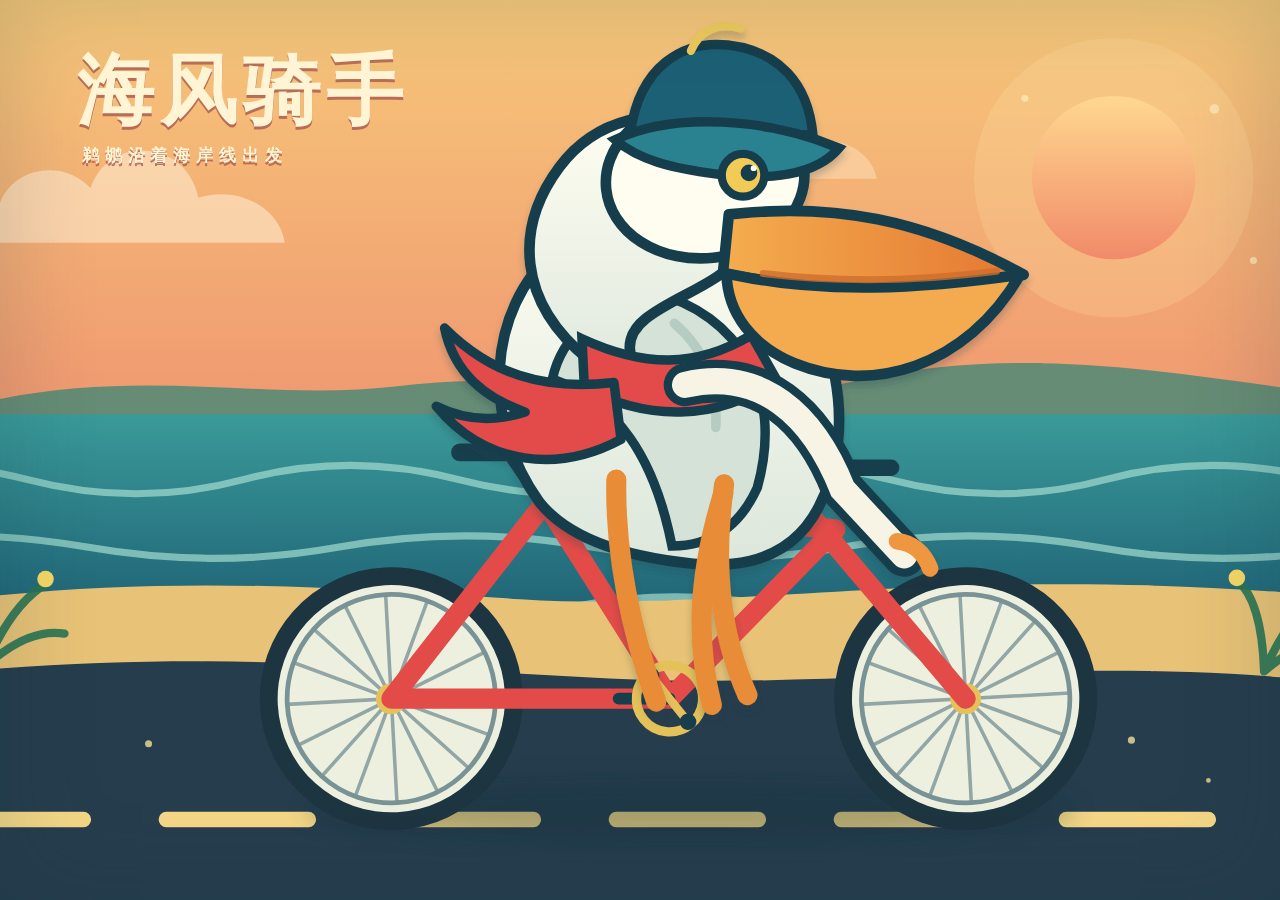
<file: pelican_bicycle_final.html>
<!doctype html>
<html lang="zh-CN">
<head>
  <meta charset="utf-8">
  <meta name="viewport" content="width=device-width, initial-scale=1">
  <title>鹈鹕骑自行车</title>
  <style>
    :root {
      --ink: #173e4c;
      --cream: #fff8df;
      --cream-shadow: #d9e6d9;
      --coral: #e24b48;
      --orange: #ef963f;
      --teal: #267f87;
    }

    * { box-sizing: border-box; }

    html, body {
      width: 100%;
      height: 100%;
      margin: 0;
      overflow: hidden;
    }

    body {
      background: #f4a56b;
      font-family: "Microsoft YaHei", "PingFang SC", system-ui, sans-serif;
    }

    .scene {
      position: relative;
      width: 100vw;
      height: 100vh;
      overflow: hidden;
      background: linear-gradient(180deg, #f7c879 0%, #ef9270 52%, #23495d 52%, #142f45 100%);
      isolation: isolate;
    }

    .scene::before {
      content: "";
      position: absolute;
      inset: 0;
      z-index: 2;
      pointer-events: none;
      box-shadow: inset 0 0 100px rgb(18 55 65 / 20%);
    }

    svg { display: block; width: 100%; height: 100%; }

    .copy {
      position: absolute;
      top: clamp(24px, 6vh, 62px);
      left: clamp(22px, 6vw, 84px);
      z-index: 5;
      color: #fff4d3;
      text-shadow: 0 3px 0 rgb(158 76 74 / 70%);
      pointer-events: none;
    }

    .copy h1 {
      margin: 0;
      font: 800 clamp(34px, 6vw, 82px)/1 Georgia, "Songti SC", serif;
      letter-spacing: .08em;
    }

    .copy p {
      margin: 12px 0 0 5px;
      font-size: clamp(12px, 1.35vw, 18px);
      font-weight: 700;
      letter-spacing: .34em;
    }

    .cloud { animation: drift 28s linear infinite; }
    .cloud-reverse { animation: drift 36s linear infinite reverse; }
    .sun-halo { animation: breathe 4s ease-in-out infinite; transform-origin: center; }
    .wave { animation: wave 4s ease-in-out infinite alternate; }
    .wave:nth-child(2n) { animation-delay: -1.7s; }
    .road-dashes { animation: road 1.45s linear infinite; }
    .pelican-bob { animation: bob .62s ease-in-out infinite alternate; transform-box: fill-box; transform-origin: center; }
    .scarf-tail { animation: flutter .65s ease-in-out infinite alternate; transform-box: fill-box; transform-origin: left center; }
    .reduced-motion * { animation: none !important; }

    @keyframes drift { to { transform: translateX(180px); } }
    @keyframes breathe { 50% { transform: scale(1.08); opacity: .22; } }
    @keyframes wave { to { transform: translateX(22px); } }
    @keyframes road { to { transform: translateX(-260px); } }
    @keyframes bob { to { transform: translateY(-7px) rotate(.35deg); } }
    @keyframes flutter { to { transform: rotate(7deg) scaleY(.88); } }

    @media (max-width: 680px) {
      .copy { top: 28px; left: 7vw; }
      .copy p { letter-spacing: .14em; }
      .rider-scale { transform: translate(-65px, 40px) scale(1.12); transform-origin: center; }
    }

    @media (prefers-reduced-motion: reduce) {
      * { animation-duration: .001ms !important; animation-iteration-count: 1 !important; }
    }
  </style>
</head>
<body>
  <main class="scene" aria-label="夕阳海岸公路上，一只鹈鹕骑着自行车前进的 SVG 二维动画">
    <div class="copy">
      <h1>海风骑手</h1>
      <p>鹈鹕沿着海岸线出发</p>
    </div>

    <svg viewBox="0 0 1200 760" role="img" aria-labelledby="title desc" preserveAspectRatio="xMidYMid slice">
      <title id="title">鹈鹕骑自行车</title>
      <desc id="desc">一只戴着蓝色帽子和红色围巾的鹈鹕，骑着红色自行车经过夕阳下的海岸公路。</desc>

      <defs>
        <linearGradient id="skyGlow" x1="0" y1="0" x2="0" y2="1">
          <stop offset="0" stop-color="#ffd890" />
          <stop offset="1" stop-color="#f18a69" />
        </linearGradient>
        <linearGradient id="water" x1="0" y1="0" x2="0" y2="1">
          <stop offset="0" stop-color="#3a9a99" />
          <stop offset="1" stop-color="#1d5e73" />
        </linearGradient>
        <linearGradient id="beak" x1="0" y1="0" x2="1" y2="0">
          <stop stop-color="#f4ad4e" />
          <stop offset="1" stop-color="#e47732" />
        </linearGradient>
        <linearGradient id="feather" x1="0" y1="0" x2="0" y2="1">
          <stop stop-color="#fffdf1" />
          <stop offset="1" stop-color="#dce7dc" />
        </linearGradient>
        <filter id="blur" x="-40%" y="-80%" width="180%" height="260%">
          <feGaussianBlur stdDeviation="10" />
        </filter>
        <filter id="lift" x="-30%" y="-30%" width="160%" height="180%">
          <feDropShadow dx="0" dy="5" stdDeviation="3" flood-color="#143844" flood-opacity=".25" />
        </filter>
        <clipPath id="waterClip"><rect x="0" y="350" width="1200" height="180" /></clipPath>
      </defs>

      <!-- sunset sky -->
      <circle class="sun-halo" cx="1000" cy="150" r="118" fill="#ffe7ae" opacity=".19" />
      <circle cx="1000" cy="150" r="69" fill="url(#skyGlow)" />
      <g fill="#ffeab7" opacity=".72">
        <circle cx="925" cy="83" r="3" /><circle cx="1085" cy="92" r="4" /><circle cx="1118" cy="220" r="3" />
      </g>
      <g class="cloud" fill="#ffe8cb" opacity=".62">
        <path d="M58 176c9-35 55-43 78-17 16-47 82-40 91 8 34-11 69 9 73 38H28c2-18 12-28 30-29Z" />
      </g>
      <g class="cloud-reverse" fill="#ffe8cb" opacity=".42">
        <path d="M610 126c8-27 41-33 60-12 13-37 65-32 72 7 27-8 54 7 58 30H586c2-13 9-22 24-25Z" />
      </g>

      <!-- distant coast and sea -->
      <path d="M0 352c161-50 270-11 397-26 145-18 251 26 384-4 146-34 284-4 419 13v71H0Z" fill="#4d8a77" opacity=".84" />
      <rect x="0" y="350" width="1200" height="184" fill="url(#water)" />
      <g clip-path="url(#waterClip)" fill="none" stroke="#a6ded1" stroke-width="6" stroke-linecap="round" opacity=".69">
        <path class="wave" d="M-100 405q91-24 183 0t182 0 182 0 182 0 182 0 182 0 182 0" />
        <path class="wave" d="M-80 462q106-19 213 0t213 0 213 0 213 0 213 0 213 0" />
        <path class="wave" d="M-90 511q80-14 160 0t160 0 160 0 160 0 160 0 160 0 160 0" />
      </g>

      <!-- sand shoulder and road -->
      <path d="M0 510c183-26 343-14 499-4 188 12 369-33 701-1v72H0Z" fill="#e8c276" />
      <path d="M0 570c215-23 390-6 574 3 205 10 402-23 626 5v182H0Z" fill="#263d4d" />
      <path class="road-dashes" d="M-180 692h120m70 0h120m70 0h120m70 0h120m70 0h120m70 0h120m70 0h120m70 0h120m70 0h120m70 0h120" fill="none" stroke="#f6d786" stroke-width="13" stroke-linecap="round" />
      <g fill="none" stroke="#287454" stroke-width="7" stroke-linecap="round" opacity=".9">
        <path d="M47 563q-3-56-22-75m22 75q22-53 53-71m-53 71q36-33 67-28" />
        <path d="M1127 567q-2-61-24-78m24 78q23-52 53-71m-53 71q36-31 66-28" />
      </g>
      <g fill="#f6d765"><circle cx="28" cy="487" r="7" /><circle cx="98" cy="489" r="7" /><circle cx="1104" cy="488" r="7" /><circle cx="1180" cy="491" r="7" /></g>

      <!-- bicycle shadow -->
      <ellipse cx="643" cy="684" rx="326" ry="26" fill="#102d3b" opacity=".32" filter="url(#blur)" />

      <!-- bicycle -->
      <g aria-label="自行车">
        <!-- rear wheel -->
        <g transform="translate(390 590)">
          <g>
            <circle r="111" fill="#1d3441" />
            <circle r="96" fill="#edf0df" />
            <circle r="88" fill="none" stroke="#789296" stroke-width="4" />
            <g stroke="#789296" stroke-width="3" opacity=".78">
              <path d="M-88 0h176M0-88v176M-62-62 62 62M62-62-62 62M-81-35 81 35M35-81-35 81M-81 35 81-35M-35-81 35 81" />
            </g>
            <circle r="13" fill="#e5c159" />
            <animateTransform attributeName="transform" type="rotate" from="0" to="360" dur="1.16s" repeatCount="indefinite" />
          </g>
        </g>
        <!-- front wheel -->
        <g transform="translate(875 590)">
          <g>
            <circle r="111" fill="#1d3441" />
            <circle r="96" fill="#edf0df" />
            <circle r="88" fill="none" stroke="#789296" stroke-width="4" />
            <g stroke="#789296" stroke-width="3" opacity=".78">
              <path d="M-88 0h176M0-88v176M-62-62 62 62M62-62-62 62M-81-35 81 35M35-81-35 81M-81 35 81-35M-35-81 35 81" />
            </g>
            <circle r="13" fill="#e5c159" />
            <animateTransform attributeName="transform" type="rotate" from="0" to="360" dur="1.16s" repeatCount="indefinite" />
          </g>
        </g>
        <!-- frame and handlebars -->
        <g fill="none" stroke-linecap="round" stroke-linejoin="round">
          <path d="M390 590 520 424 625 590Zm130-166 245 23L625 590m105-171 145 171" stroke="#e24b48" stroke-width="17" />
          <path d="M765 395 793 450m-64-55h83" stroke="#173e4c" stroke-width="14" />
          <path d="M520 424 494 386m-46-4h95" stroke="#173e4c" stroke-width="15" />
          <path d="M625 590h-43" stroke="#173e4c" stroke-width="10" />
        </g>
        <g transform="translate(625 590)">
          <g>
            <circle r="28" fill="none" stroke="#e5c159" stroke-width="8" />
            <path d="M-25 0h50" stroke="#e5c159" stroke-width="7" stroke-linecap="round" />
            <circle cx="-25" r="7" fill="#173e4c" /><circle cx="25" r="7" fill="#173e4c" />
            <animateTransform attributeName="transform" type="rotate" from="0" to="360" dur=".7s" repeatCount="indefinite" />
          </g>
        </g>
      </g>

      <!-- pelican rider -->
      <g class="rider-scale">
        <g class="pelican-bob" filter="url(#lift)">
          <!-- body -->
          <path d="M515 424c-49-68-45-163 14-213 49-42 130-43 180 4 58 54 76 149 42 213-20 39-57 53-106 48-60-6-106-22-130-52Z" fill="url(#feather)" stroke="var(--ink)" stroke-width="9" />
          <path d="M611 247c73 18 111 83 88 165-16 35-41 49-72 49-15-76-47-122-101-141 8-37 38-61 85-73Z" fill="#d5e2d7" stroke="var(--ink)" stroke-width="8" />
          <path d="M629 273c26 22 37 52 35 88" fill="none" stroke="#b6cbc1" stroke-width="8" stroke-linecap="round" />

          <!-- legs -->
          <g fill="none" stroke="#e88c37" stroke-width="17" stroke-linecap="round" stroke-linejoin="round">
            <path d="M580 405c4 64 23 126 49 184" />
            <path d="M671 409c-14 64-15 121 5 179" />
            <animateTransform attributeName="transform" type="rotate" values="-11 580 405; 11 580 405; -11 580 405" dur=".7s" repeatCount="indefinite" />
          </g>
          <g fill="none" stroke="#e88c37" stroke-width="17" stroke-linecap="round" stroke-linejoin="round">
            <path d="M671 409c-14 64-15 121 5 179" />
            <animateTransform attributeName="transform" type="rotate" values="11 671 409; -11 671 409; 11 671 409" dur=".7s" repeatCount="indefinite" />
          </g>

          <!-- neck and head -->
          <path d="M557 304c-61-49-63-112-25-163 30-40 83-54 126-32 45 23 56 70 29 105-20 26-58 36-82 55-28 22-9 52 22 70Z" fill="url(#feather)" stroke="var(--ink)" stroke-width="9" />
          <ellipse cx="655" cy="151" rx="84" ry="67" fill="#fffdf0" stroke="var(--ink)" stroke-width="9" transform="rotate(-6 655 151)" />

          <!-- cap -->
          <path d="M592 111c8-55 44-77 82-73 43 5 68 32 72 76Z" fill="#1f6075" stroke="var(--ink)" stroke-width="8" />
          <path d="M579 118c50-24 130-18 189 7-19 23-59 28-103 22-39-5-66-12-86-29Z" fill="#2c8291" stroke="var(--ink)" stroke-width="8" />
          <path d="M643 43c7-17 23-25 42-19" fill="none" stroke="#efca5b" stroke-width="7" stroke-linecap="round" />

          <!-- eye -->
          <circle cx="687" cy="148" r="18" fill="#f1cb54" stroke="var(--ink)" stroke-width="7" />
          <circle cx="692" cy="146" r="7" fill="var(--ink)" /><circle cx="696" cy="142" r="2.5" fill="#fff" />

          <!-- beak and pouch -->
          <path d="M675 181c88-10 164 4 249 51-91 20-174 14-254-1Z" fill="url(#beak)" stroke="var(--ink)" stroke-width="9" stroke-linejoin="round" />
          <path d="M673 231c83 18 164 13 248 1-46 79-126 101-190 75-36-15-57-42-58-76Z" fill="#f4aa50" stroke="var(--ink)" stroke-width="9" stroke-linejoin="round" />
          <path d="M704 231c66 8 135 6 197-2" fill="none" stroke="#cf6e2b" stroke-width="6" stroke-linecap="round" opacity=".78" />

          <!-- scarf -->
          <path d="M551 286c52 24 96 25 143-3l21 37c-49 37-112 35-162 7Z" fill="var(--coral)" stroke="var(--ink)" stroke-width="8" />
          <path class="scarf-tail" d="M578 323c-61 7-105-8-143-46 8 39 35 59 68 71-31 10-55 5-75-5 42 51 104 56 156 28Z" fill="var(--coral)" stroke="var(--ink)" stroke-width="8" stroke-linejoin="round" />

          <!-- wing reaching handlebars -->
          <path d="M638 325c64-15 108 25 133 88l52 56" fill="none" stroke="var(--ink)" stroke-width="36" stroke-linecap="round" />
          <path d="M638 325c64-15 108 25 133 88l52 56" fill="none" stroke="#f7f4e6" stroke-width="22" stroke-linecap="round" />
          <path d="M817 457c13 1 23 10 28 23" fill="none" stroke="var(--orange)" stroke-width="14" stroke-linecap="round" />
        </g>
      </g>

      <!-- tiny foreground accents -->
      <g fill="#f4df94" opacity=".8"><circle cx="185" cy="628" r="3" /><circle cx="1015" cy="625" r="3" /><circle cx="1080" cy="659" r="2" /></g>
    </svg>
  </main>
</body>
</html>
</file>
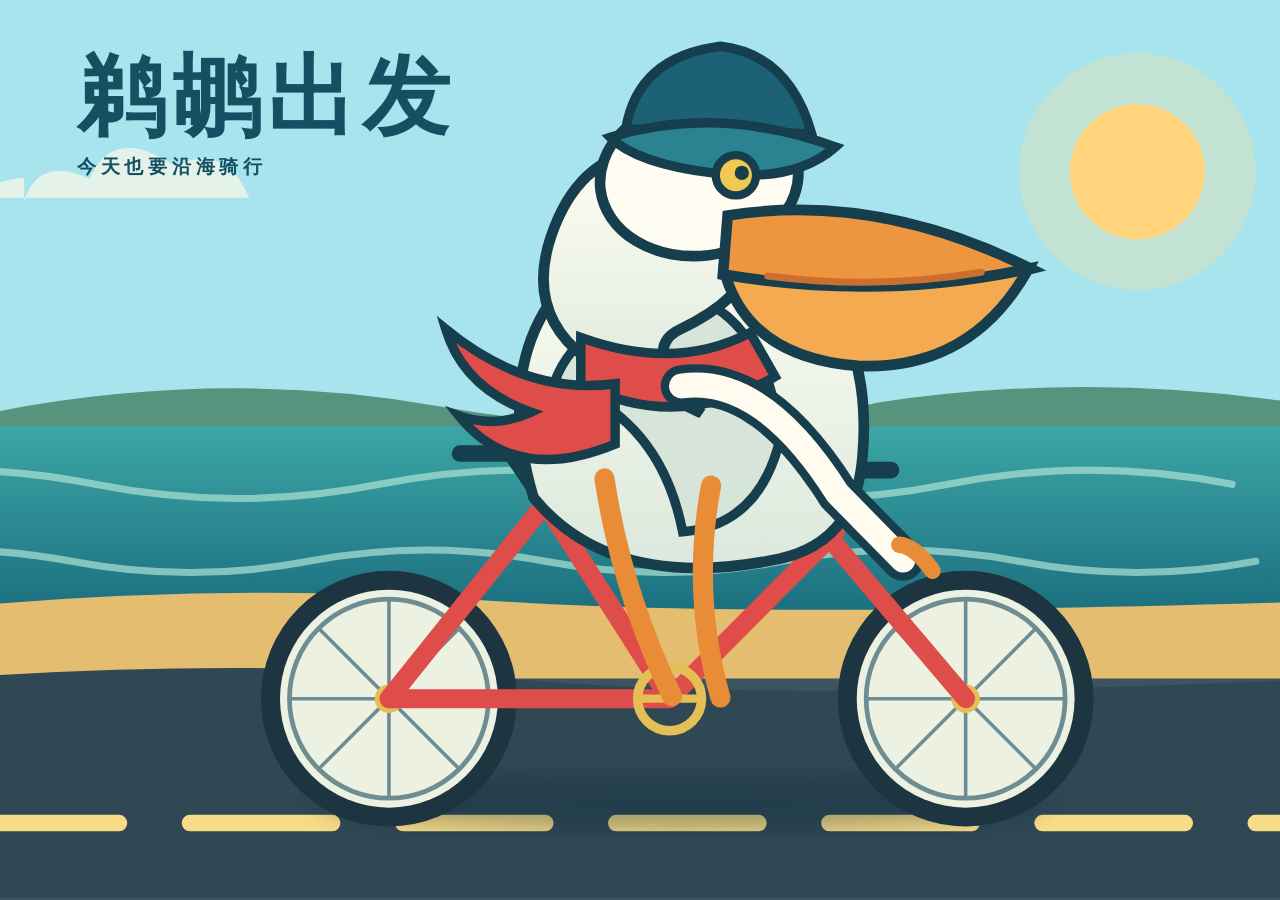
<file: pelican_bicycle_new.html>
<!doctype html><html lang="zh-CN"><head><meta charset="utf-8"><meta name="viewport" content="width=device-width,initial-scale=1"><title>鹈鹕骑行</title><style>
*{box-sizing:border-box}html,body{margin:0;width:100%;height:100%;overflow:hidden}body{background:#9ed9dc;font-family:system-ui,"Microsoft YaHei",sans-serif}.scene{width:100vw;height:100vh;position:relative;overflow:hidden;background:linear-gradient(#a8e4ed 0 54%,#f3d490 54% 62%,#3c5360 62%)}svg{width:100%;height:100%;display:block}.label{position:absolute;z-index:3;left:6vw;top:6vh;color:#145062}.label h1{margin:0;font:900 clamp(36px,7vw,88px)/1 Georgia,serif;letter-spacing:.08em}.label p{margin:12px 0;font-size:clamp(12px,1.6vw,19px);font-weight:700;letter-spacing:.25em}.cloud{animation:drift 20s linear infinite}.cloud2{animation:drift 29s linear infinite reverse}.rider{animation:bob .55s ease-in-out infinite alternate;transform-box:fill-box;transform-origin:center}.wheel{animation:spin 1.05s linear infinite;transform-box:fill-box;transform-origin:center}.pedals{animation:spin .62s linear infinite;transform-box:fill-box;transform-origin:center}.scarf{animation:flap .5s ease-in-out infinite alternate;transform-origin:left center}.wave{animation:wave 3s ease-in-out infinite alternate}.dash{animation:road 1.1s linear infinite}@keyframes drift{to{transform:translateX(180px)}}@keyframes bob{to{transform:translateY(-6px)}}@keyframes spin{to{transform:rotate(360deg)}}@keyframes flap{to{transform:skewY(9deg)}}@keyframes wave{to{transform:translateX(24px)}}@keyframes road{to{transform:translateX(-220px)}}
</style></head><body><main class="scene"><div class="label"><h1>鹈鹕出发</h1><p>今天也要沿海骑行</p></div><svg viewBox="0 0 1200 760" preserveAspectRatio="xMidYMid slice" aria-label="鹈鹕骑自行车动画"><defs><linearGradient id="sea" x2="0" y2="1"><stop stop-color="#3ca6a6"/><stop offset="1" stop-color="#196b7c"/></linearGradient><linearGradient id="feather" x2="0" y2="1"><stop stop-color="#fffef1"/><stop offset="1" stop-color="#dbe8dd"/></linearGradient><filter id="shadow"><feGaussianBlur stdDeviation="9"/></filter></defs>
<circle cx="1020" cy="145" r="100" fill="#ffe19a" opacity=".3"/><circle cx="1020" cy="145" r="57" fill="#ffd47c"/><g class="cloud" fill="#fff8e9" opacity=".7"><path d="M80 170q12-39 55-19 20-46 72-11 43-20 63 27H45q3-14 35-17Z"/></g><g class="cloud2" fill="#fff8e9" opacity=".5"><path d="M600 110q12-29 45-12 17-34 56-4 35-12 51 23H575q4-10 25-7Z"/></g>
<path d="M0 360q220-54 430-17t370-3q198-30 400 8v64H0Z" fill="#57947d"/><rect y="360" width="1200" height="170" fill="url(#sea)"/><g fill="none" stroke="#a9e1d3" stroke-width="6" stroke-linecap="round" opacity=".72"><path class="wave" d="M-100 409q120-24 240 0t240 0 240 0 240 0 240 0"/><path class="wave" d="M-80 474q100-19 200 0t200 0 200 0 200 0 200 0 200 0"/></g><path d="M0 515q240-24 470-8t730 0v66H0Z" fill="#e5bd70"/><path d="M0 574q260-20 500 0t700-2v186H0Z" fill="#304754"/><path class="dash" d="M-140 695h120m60 0h120m60 0h120m60 0h120m60 0h120m60 0h120m60 0h120m60 0h120m60 0h120" stroke="#f8db86" stroke-width="14" stroke-linecap="round"/>
<ellipse cx="635" cy="677" rx="310" ry="24" fill="#102f3e" opacity=".35" filter="url(#shadow)"/><g class="rider">
<!-- wheels --> <g transform="translate(388 590)"><g class="wheel"><circle r="108" fill="#1c3541"/><circle r="92" fill="#edf1e1"/><circle r="84" fill="none" stroke="#6d8d93" stroke-width="4"/><path d="M-84 0h168M0-84v168M-59-59 59 59M59-59-59 59" stroke="#6d8d93" stroke-width="3"/><circle r="12" fill="#e4bf55"/></g></g><g transform="translate(875 590)"><g class="wheel"><circle r="108" fill="#1c3541"/><circle r="92" fill="#edf1e1"/><circle r="84" fill="none" stroke="#6d8d93" stroke-width="4"/><path d="M-84 0h168M0-84v168M-59-59 59 59M59-59-59 59" stroke="#6d8d93" stroke-width="3"/><circle r="12" fill="#e4bf55"/></g></g>
<!-- frame --> <g fill="none" stroke="#de4d4a" stroke-width="16" stroke-linecap="round" stroke-linejoin="round"><path d="M388 590 520 425 625 590Zm132-165 245 24L625 590m106-170 144 170"/><path d="M765 397l28 53m-63-53h82" stroke="#173e4c" stroke-width="14"/><path d="M520 425l-26-38m-46-4h95" stroke="#173e4c" stroke-width="14"/></g><g class="pedals" transform="translate(625 590)"><circle r="27" fill="none" stroke="#e4bf55" stroke-width="8"/><path d="M-24 0h48" stroke="#e4bf55" stroke-width="7"/></g>
<!-- body --> <path d="M510 420q-37-126 41-195 74-65 159-14 88 53 78 173-5 74-71 88-141 29-207-52Z" fill="url(#feather)" stroke="#173e4c" stroke-width="9"/><path d="M635 247q73 20 83 125-18 72-82 77-19-98-108-127 21-55 107-75Z" fill="#d7e4d9" stroke="#173e4c" stroke-width="8"/>
<!-- legs --> <g fill="none" stroke="#e88c37" stroke-width="17" stroke-linecap="round"><path d="M570 404q14 94 57 184"><animateTransform attributeName="transform" type="rotate" values="-12 570 404;12 570 404;-12 570 404" dur=".62s" repeatCount="indefinite"/></path><path d="M660 410q-17 91 8 179"><animateTransform attributeName="transform" type="rotate" values="12 660 410;-12 660 410;12 660 410" dur=".62s" repeatCount="indefinite"/></path></g>
<!-- head --> <path d="M555 303q-58-43-24-119 29-64 99-58 61 5 69 67 5 52-65 85-36 17 18 71Z" fill="url(#feather)" stroke="#173e4c" stroke-width="9"/><ellipse cx="650" cy="150" rx="84" ry="66" fill="#fffdf1" stroke="#173e4c" stroke-width="9" transform="rotate(-7 650 150)"/><path d="M588 109q10-61 80-70 58 7 77 74Z" fill="#1d6177" stroke="#173e4c" stroke-width="8"/><path d="M575 116q90-28 190 8-35 31-104 22-64-8-86-30Z" fill="#2b8291" stroke="#173e4c" stroke-width="8"/><circle cx="681" cy="148" r="17" fill="#f1c950" stroke="#173e4c" stroke-width="7"/><circle cx="686" cy="146" r="6" fill="#173e4c"/>
<!-- beak --> <path d="M674 182q126-20 256 45-135 32-260 5Z" fill="#ee9540" stroke="#173e4c" stroke-width="9"/><path d="M672 232q130 22 256-5-48 86-144 82-91-7-112-77Z" fill="#f3aa50" stroke="#173e4c" stroke-width="9"/><path d="M708 233q92 12 180-3" fill="none" stroke="#cc6f2e" stroke-width="6" stroke-linecap="round"/>
<!-- scarf and wing --> <path d="M550 285q80 29 143-4l21 37q-83 48-164 6Z" fill="#df4d4a" stroke="#173e4c" stroke-width="8"/><path class="scarf" d="M579 324q-75 10-143-46 15 50 72 70-30 14-61 3 47 59 132 24Z" fill="#df4d4a" stroke="#173e4c" stroke-width="8"/><path d="M635 326q68-10 132 91l55 56" fill="none" stroke="#173e4c" stroke-width="35" stroke-linecap="round"/><path d="M635 326q68-10 132 91l55 56" fill="none" stroke="#fffcef" stroke-width="21" stroke-linecap="round"/><path d="M819 460q13 1 28 22" fill="none" stroke="#e88c37" stroke-width="14" stroke-linecap="round"/>
</g></svg></main></body></html>
</file>
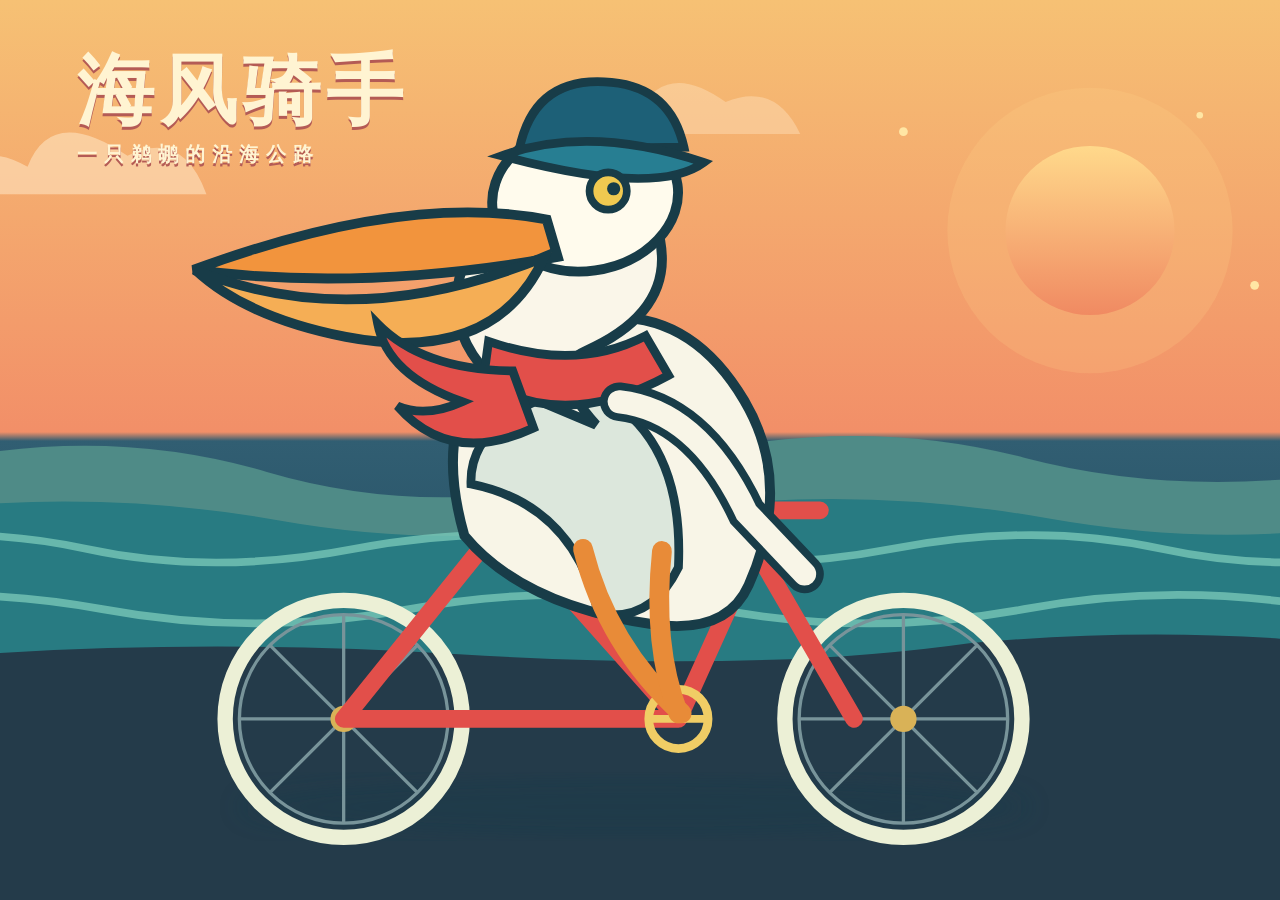
<file: pelican_bicycle_v2.html>
<!doctype html>
<html lang="zh-CN">
<head>
<meta charset="utf-8"><meta name="viewport" content="width=device-width,initial-scale=1">
<title>鹈鹕骑行 · 新版</title>
<style>
*{box-sizing:border-box}html,body{margin:0;width:100%;height:100%;overflow:hidden}body{background:#f5b76c;font-family:"Microsoft YaHei",sans-serif}.poster{width:100vw;height:100vh;position:relative;overflow:hidden;background:linear-gradient(#f6c174 0%,#f28f68 48%,#315e72 49%,#163d53 100%)}svg{width:100%;height:100%;display:block}.caption{position:absolute;left:6vw;top:6vh;color:#fff4d2;text-shadow:0 3px 0 #b45b55;z-index:3}.caption h1{margin:0;font:800 clamp(32px,6vw,80px)/1 Georgia,serif;letter-spacing:.08em}.caption p{margin:.5em 0;font-size:clamp(12px,1.6vw,20px);font-weight:700;letter-spacing:.35em}.cloud{animation:cloud 24s linear infinite}.cloud2{animation:cloud 31s linear infinite reverse}.ride{animation:bob .55s ease-in-out infinite alternate;transform-box:fill-box;transform-origin:center}.spin{animation:spin 1.2s linear infinite;transform-box:fill-box;transform-origin:center}.pedal{animation:spin .65s linear infinite;transform-box:fill-box;transform-origin:center}.leg1{animation:leg1 .65s ease-in-out infinite alternate;transform-origin:50% 30%}.leg2{animation:leg2 .65s ease-in-out infinite alternate;transform-origin:50% 30%}.flag{animation:flag .8s ease-in-out infinite alternate;transform-origin:left center}.dash{animation:dash 1.5s linear infinite}.spark{animation:twinkle 1.8s ease-in-out infinite alternate}.spark:nth-child(2){animation-delay:-.8s}.spark:nth-child(3){animation-delay:-1.2s}@keyframes spin{to{transform:rotate(360deg)}}@keyframes bob{to{transform:translateY(-7px)}}@keyframes leg1{to{transform:rotate(18deg)}}@keyframes leg2{to{transform:rotate(-18deg)}}@keyframes flag{to{transform:skewY(8deg)}}@keyframes cloud{to{transform:translateX(180px)}}@keyframes dash{to{transform:translateX(-260px)}}@keyframes twinkle{to{opacity:.2;transform:scale(.55)}}@media(max-width:650px){.caption{top:4vh;left:6vw}.caption p{letter-spacing:.15em}.ride{transform:translate(-80px,40px) scale(1.1)}@keyframes bob{to{transform:translate(-80px,34px) scale(1.1)}}}
</style></head>
<body><main class="poster" aria-label="夕阳海岸上的鹈鹕骑自行车动画">
<div class="caption"><h1>海风骑手</h1><p>一只鹈鹕的沿海公路</p></div>
<svg viewBox="0 0 1400 820" preserveAspectRatio="xMidYMid slice" role="img">
<defs><linearGradient id="sun" x2="0" y2="1"><stop stop-color="#ffd98b"/><stop offset="1" stop-color="#f08a62"/></linearGradient><filter id="shadow"><feGaussianBlur stdDeviation="11"/></filter></defs>
<circle cx="1110" cy="210" r="130" fill="#ffd98b" opacity=".18"/><circle cx="1110" cy="210" r="77" fill="url(#sun)"/>
<g class="spark" fill="#ffe6a4"><circle cx="940" cy="120" r="4"/><circle cx="1210" cy="105" r="3"/><circle cx="1260" cy="260" r="4"/></g>
<g class="cloud" fill="#ffe7c7" opacity=".55"><path d="M80 170q15-45 62-18 22-57 91-10 50-25 72 35H40q4-20 40-7Z"/></g>
<g class="cloud2" fill="#ffe7c7" opacity=".38"><path d="M650 115q15-35 50-15 25-45 78-7 45-19 68 29H620q7-14 30-7Z"/></g>
<path d="M0 435q190-55 360-5t350-8q180-47 340-5t350 4v88H0Z" fill="#4f8b87"/>
<path d="M0 470q190-28 370 4t340-7q180-27 360 5t330-3v145H0Z" fill="#287b82"/>
<g fill="none" stroke="#77c7b7" stroke-width="7" opacity=".8"><path d="M-40 500q120-25 235 0t245 0 245 0 245 0 245 0 245 0"/><path d="M-80 555q150-26 290 0t280 0 280 0 280 0 280 0"/></g>
<path d="M0 604q260-25 535-8t465-10q210-19 400 8v226H0Z" fill="#243b4a"/>
<g fill="#f8d78a" stroke-linecap="round" stroke-width="13"><path class="dash" d="M-100 739h130m80 0h130m80 0h130m80 0h130m80 0h130m80 0h130m80 0h130m80 0h130m80 0h130"/></g>
<g fill="#173b4a" opacity=".35" filter="url(#shadow)"><ellipse cx="695" cy="735" rx="360" ry="26"/></g>
<g class="ride">
<!-- bicycle -->
<g transform="translate(0 5)"><g transform="translate(430 650)"><g class="spin"><circle r="108" fill="none" stroke="#ecf0d6" stroke-width="14"/><circle r="95" fill="none" stroke="#78949a" stroke-width="3"/><path d="M-95 0h190M0-95v190M-67-67 67 67M67-67-67 67" stroke="#78949a" stroke-width="3"/><circle r="12" fill="#d9b257"/></g></g><g transform="translate(940 650)"><g class="spin"><circle r="108" fill="none" stroke="#ecf0d6" stroke-width="14"/><circle r="95" fill="none" stroke="#78949a" stroke-width="3"/><path d="M-95 0h190M0-95v190M-67-67 67 67M67-67-67 67" stroke="#78949a" stroke-width="3"/><circle r="12" fill="#d9b257"/></g></g><g fill="none" stroke="#e24f4a" stroke-width="16" stroke-linecap="round" stroke-linejoin="round"><path d="M430 650 575 470 735 650Zm145-180 230 25-70 155m70-155 90 155M790 520l30-58m-45-2h89"/></g><g class="pedal" transform="translate(735 650)"><circle r="27" fill="none" stroke="#f0cd65" stroke-width="8"/><path d="M-25 0h50" stroke="#f0cd65" stroke-width="7"/></g></g>
<!-- body -->
<path d="M540 488q-40-140 73-185 118-46 182 62 45 76 4 168-20 45-86 36-120-17-173-81Z" fill="#f8f5e7" stroke="#183c48" stroke-width="9"/>
<path d="M645 351q96 36 90 166-25 51-73 42-22-99-116-118-2-61 99-90Z" fill="#dce7dc" stroke="#183c48" stroke-width="8"/>
<!-- legs --> <g fill="none" stroke="#e88b38" stroke-width="18" stroke-linecap="round"><path class="leg1" d="M648 500q22 88 90 150"/><path class="leg2" d="M720 502q-9 86 15 148"/></g>
<!-- neck/head -->
<path d="M570 349q-61-56-22-127 35-64 105-56 66 8 67 70 0 53-70 84-36 16 10 67Z" fill="#faf6e9" stroke="#183c48" stroke-width="9"/>
<ellipse cx="650" cy="180" rx="85" ry="67" fill="#fffbed" stroke="#183c48" stroke-width="9" transform="rotate(-8 650 180)"/>
<!-- cap --> <path d="M590 136q14-68 84-61 54 5 66 59Z" fill="#1d6077" stroke="#183c48" stroke-width="8"/><path d="M574 142q80-29 184 6-43 32-184-6Z" fill="#277e92" stroke="#183c48" stroke-width="8"/>
<circle cx="671" cy="174" r="17" fill="#f0c950" stroke="#183c48" stroke-width="7"/><circle cx="676" cy="172" r="6" fill="#183c48"/>
<!-- beak --> <path d="M615 200Q485 175 293 246q155 20 332-12Z" fill="#f2943d" stroke="#183c48" stroke-width="9"/><path d="M295 246q145 59 318-12-45 99-181 73-91-18-137-61Z" fill="#f5ae55" stroke="#183c48" stroke-width="9"/>
<!-- scarf + wing --> <path d="M562 311q80 28 143-5l21 36q-93 51-169 6Z" fill="#e24f4a" stroke="#183c48" stroke-width="8"/><path class="flag" d="M584 338q-82-1-123-43 9 47 77 71-33 15-59 4 48 55 124 20Z" fill="#e24f4a" stroke="#183c48" stroke-width="8"/><path d="M681 366q72 8 116 101l53 56" fill="none" stroke="#183c48" stroke-width="35" stroke-linecap="round"/><path d="M681 366q72 8 116 101l53 56" fill="none" stroke="#f8f5e7" stroke-width="21" stroke-linecap="round"/>
</g></svg></main></body></html>
</file>
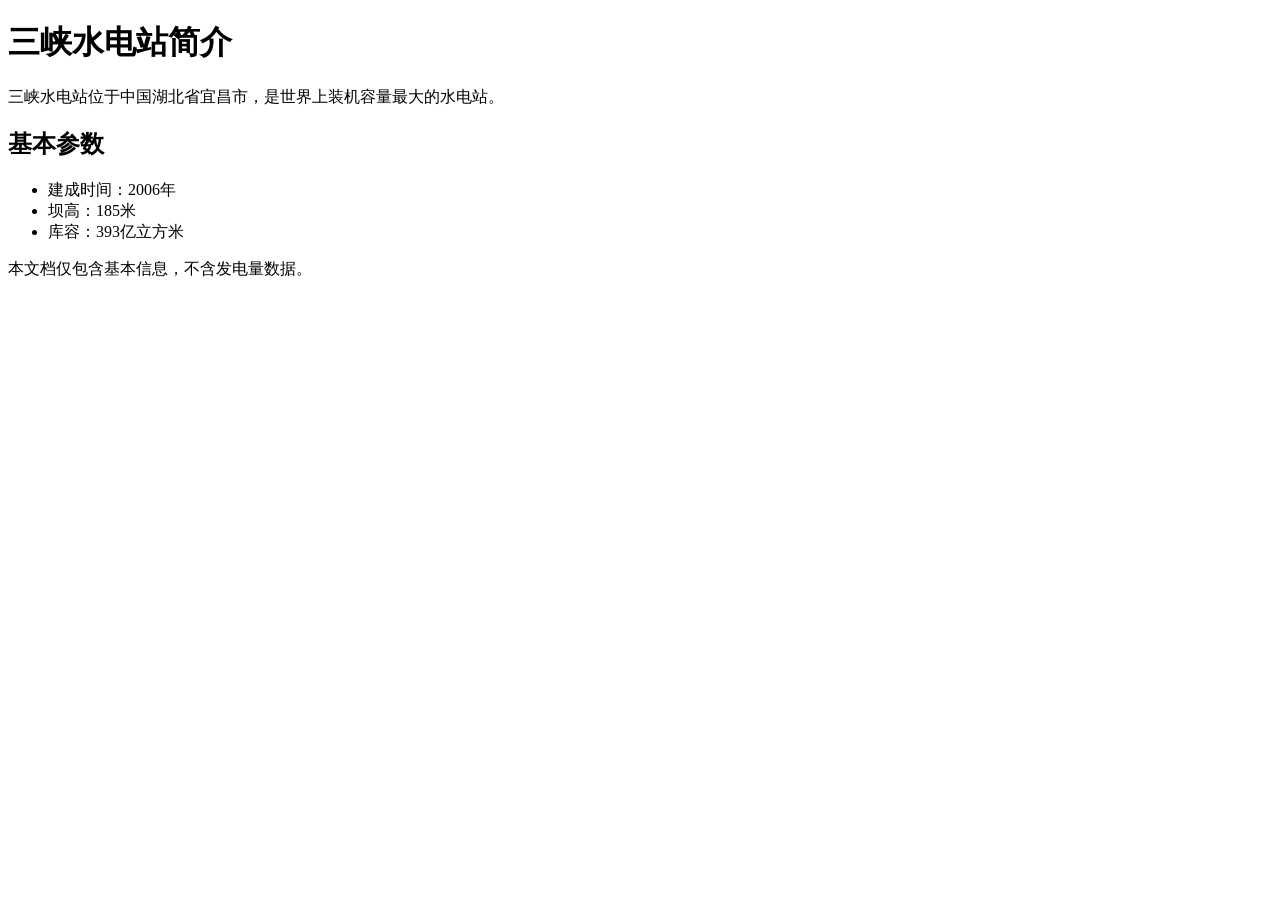
<file: tests/fixtures/no_data.html>
<!DOCTYPE html>
<html>
<head><meta charset="UTF-8"><title>水电站基本信息</title></head>
<body>
    <h1>三峡水电站简介</h1>
    <p>三峡水电站位于中国湖北省宜昌市，是世界上装机容量最大的水电站。</p>
    <h2>基本参数</h2>
    <ul>
        <li>建成时间：2006年</li>
        <li>坝高：185米</li>
        <li>库容：393亿立方米</li>
    </ul>
    <p>本文档仅包含基本信息，不含发电量数据。</p>
</body>
</html>
</file>
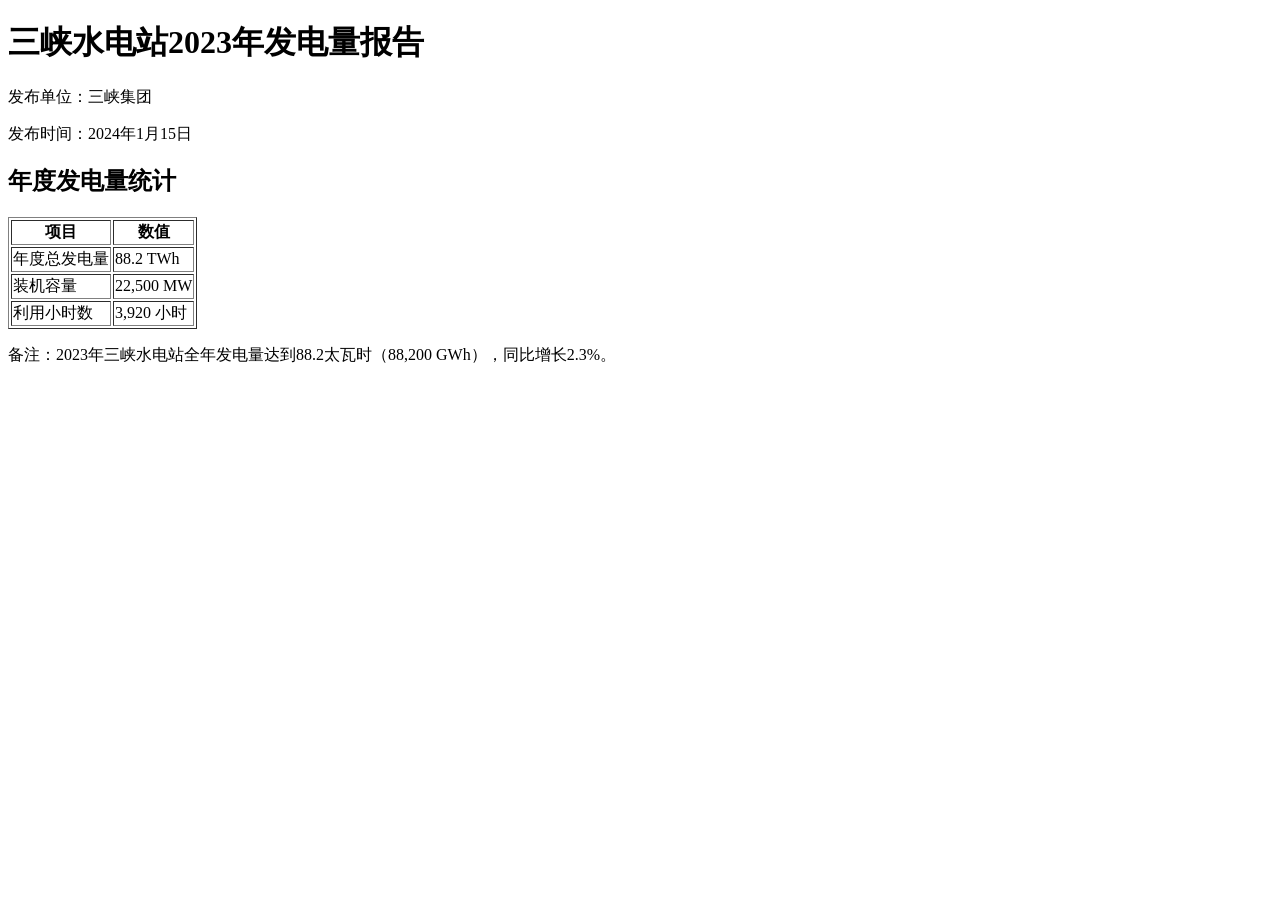
<file: tests/fixtures/test_valid_report.html>
<!DOCTYPE html>
<html>
<head>
    <meta charset="UTF-8">
    <title>三峡水电站2023年发电量报告</title>
</head>
<body>
    <h1>三峡水电站2023年发电量报告</h1>
    <p>发布单位：三峡集团</p>
    <p>发布时间：2024年1月15日</p>

    <h2>年度发电量统计</h2>
    <table border="1">
        <tr>
            <th>项目</th>
            <th>数值</th>
        </tr>
        <tr>
            <td>年度总发电量</td>
            <td>88.2 TWh</td>
        </tr>
        <tr>
            <td>装机容量</td>
            <td>22,500 MW</td>
        </tr>
        <tr>
            <td>利用小时数</td>
            <td>3,920 小时</td>
        </tr>
    </table>

    <p>备注：2023年三峡水电站全年发电量达到88.2太瓦时（88,200 GWh），同比增长2.3%。</p>
</body>
</html>
</file>
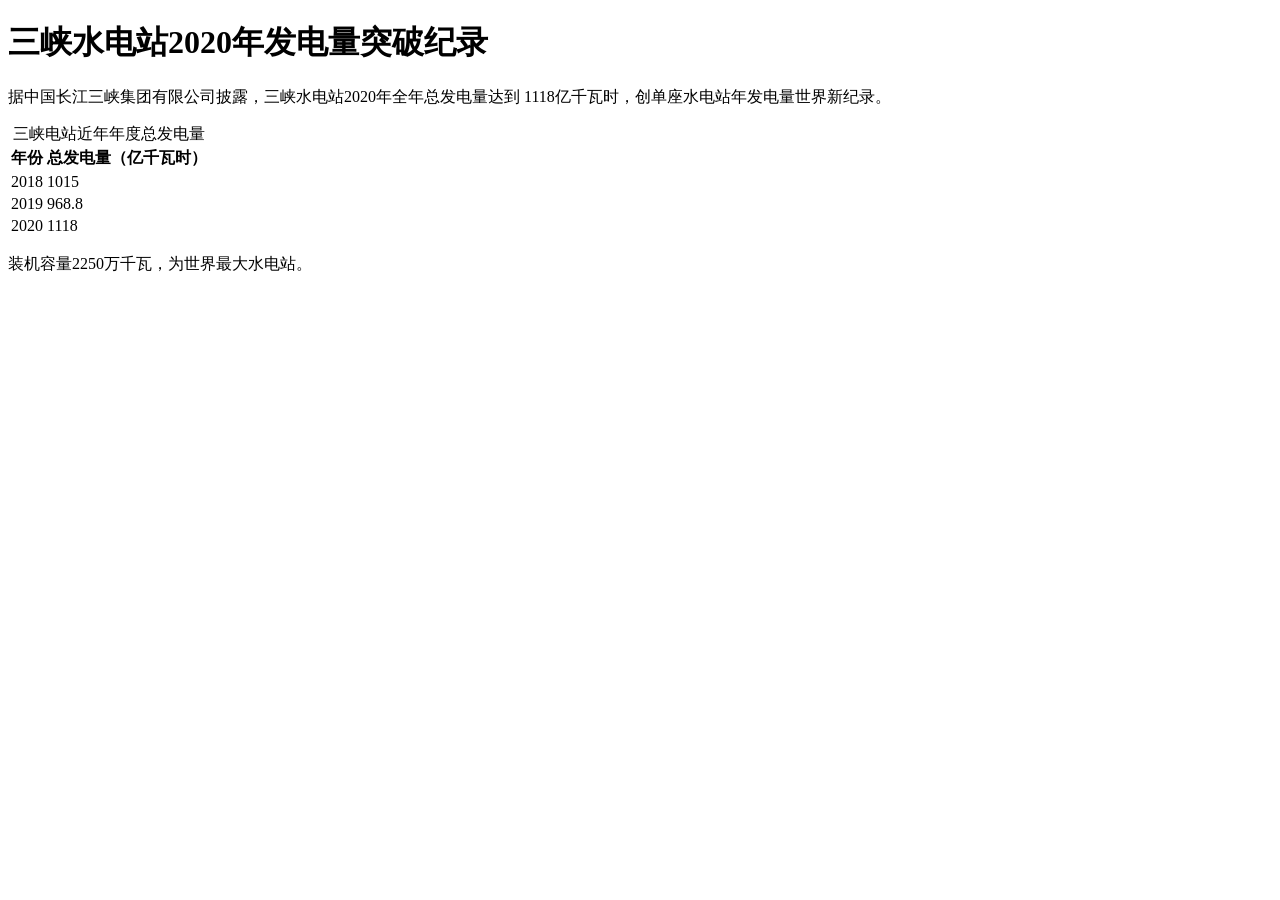
<file: tests/fixtures/three_gorges_2020.html>
<!DOCTYPE html>
<html lang="zh-CN">
<head>
    <meta charset="utf-8">
    <title>三峡电站2020年发电量创世界纪录</title>
</head>
<body>
    <h1>三峡水电站2020年发电量突破纪录</h1>
    <p>
        据中国长江三峡集团有限公司披露，三峡水电站2020年全年总发电量达到
        1118亿千瓦时，创单座水电站年发电量世界新纪录。
    </p>
    <table>
        <caption>三峡电站近年年度总发电量</caption>
        <thead>
            <tr><th>年份</th><th>总发电量（亿千瓦时）</th></tr>
        </thead>
        <tbody>
            <tr><td>2018</td><td>1015</td></tr>
            <tr><td>2019</td><td>968.8</td></tr>
            <tr><td>2020</td><td>1118</td></tr>
        </tbody>
    </table>
    <p>装机容量2250万千瓦，为世界最大水电站。</p>
</body>
</html>
</file>
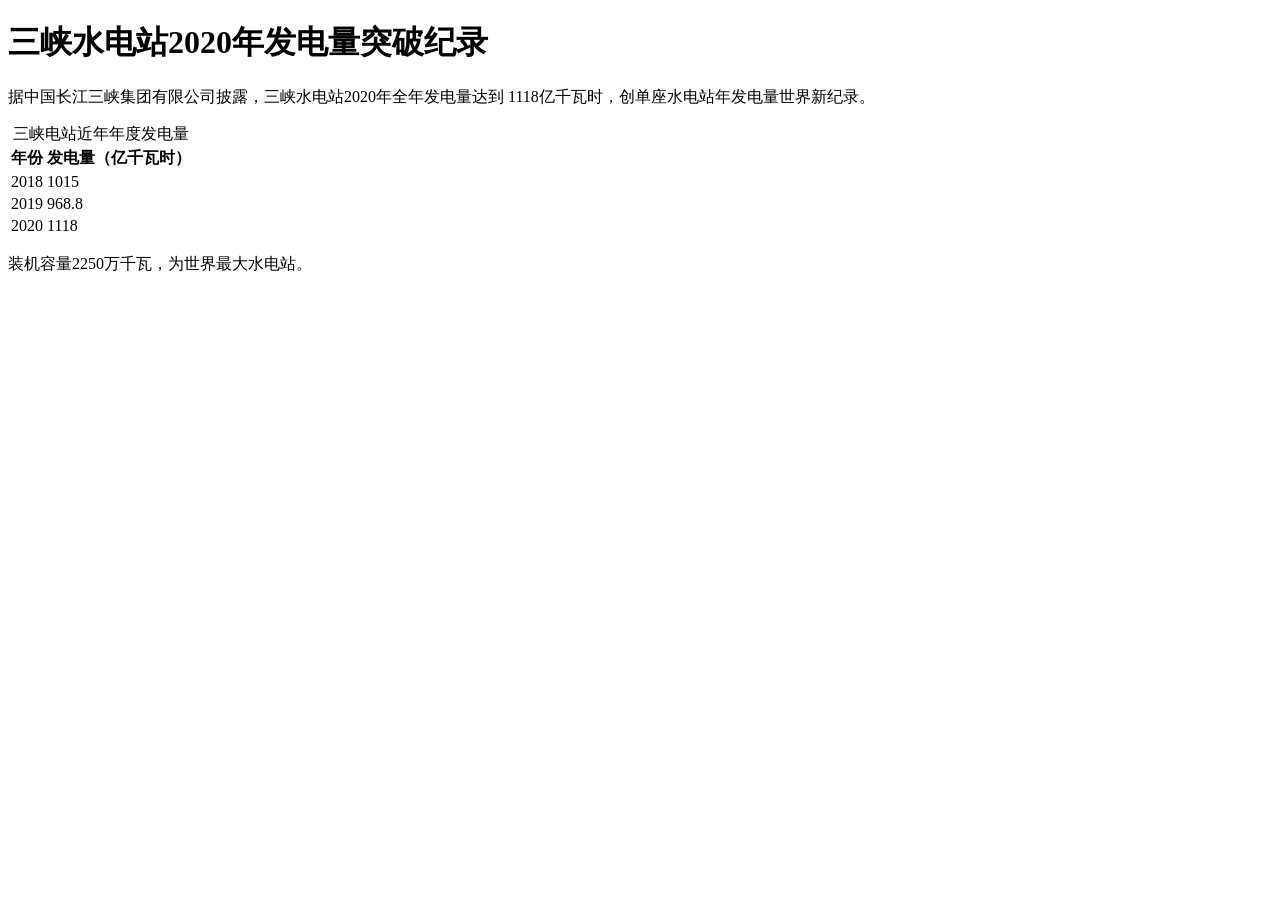
<file: data/raw/_unassigned/doc_e4ddf3ab03f1b7d3.html>
<!DOCTYPE html>
<html lang="zh-CN">
<head>
    <meta charset="utf-8">
    <title>三峡电站2020年发电量创世界纪录</title>
</head>
<body>
    <h1>三峡水电站2020年发电量突破纪录</h1>
    <p>
        据中国长江三峡集团有限公司披露，三峡水电站2020年全年发电量达到
        1118亿千瓦时，创单座水电站年发电量世界新纪录。
    </p>
    <table>
        <caption>三峡电站近年年度发电量</caption>
        <thead>
            <tr><th>年份</th><th>发电量（亿千瓦时）</th></tr>
        </thead>
        <tbody>
            <tr><td>2018</td><td>1015</td></tr>
            <tr><td>2019</td><td>968.8</td></tr>
            <tr><td>2020</td><td>1118</td></tr>
        </tbody>
    </table>
    <p>装机容量2250万千瓦，为世界最大水电站。</p>
</body>
</html>
</file>
<file: docs/website/styles.css>
:root {
  --navy: #0F172A;
  --slate: #1E293B;
  --slate-light: #334155;
  --slate-border: #475569;
  --text: #F8FAFC;
  --text-muted: #94A3B8;
  --cyan: #22D3EE;
  --orange: #F97316;
  --blue: #38BDF8;
  --green: #4FD1C5;
  --card-bg: #1E293B;
  --radius: 8px;
  --radius-lg: 16px;
}

* {
  margin: 0;
  padding: 0;
  box-sizing: border-box;
}

body {
  font-family: 'Inter', -apple-system, BlinkMacSystemFont, sans-serif;
  background: var(--navy);
  color: var(--text);
  line-height: 1.6;
  overflow-x: hidden;
}

.container {
  max-width: 1200px;
  margin: 0 auto;
  padding: 0 24px;
}

/* Navigation */
.nav {
  position: fixed;
  top: 0;
  left: 0;
  right: 0;
  background: rgba(15, 23, 42, 0.8);
  backdrop-filter: blur(12px);
  border-bottom: 1px solid var(--slate-border);
  z-index: 100;
}

.nav-inner {
  display: flex;
  align-items: center;
  justify-content: space-between;
  height: 64px;
}

.logo {
  display: flex;
  align-items: center;
  gap: 12px;
  font-weight: 600;
  font-size: 18px;
  color: var(--text);
}

.logo svg {
  stroke: var(--cyan);
}

.nav-links {
  display: flex;
  gap: 32px;
}

.nav-links a {
  color: var(--text-muted);
  text-decoration: none;
  font-size: 15px;
  font-weight: 500;
  transition: color 0.2s;
}

.nav-links a:hover {
  color: var(--cyan);
}

/* Hero */
.hero {
  padding: 140px 0 80px;
  position: relative;
}

.hero::before {
  content: '';
  position: absolute;
  top: 0;
  left: 0;
  right: 0;
  height: 600px;
  background: radial-gradient(ellipse at top, rgba(34, 211, 238, 0.15), transparent 50%);
  pointer-events: none;
}

.hero-inner {
  display: grid;
  grid-template-columns: 1fr 1.2fr;
  gap: 60px;
  align-items: center;
  position: relative;
}

.badge {
  display: inline-block;
  padding: 6px 14px;
  background: rgba(34, 211, 238, 0.1);
  border: 1px solid rgba(34, 211, 238, 0.3);
  border-radius: 20px;
  font-size: 13px;
  font-weight: 500;
  color: var(--cyan);
  margin-bottom: 24px;
}

.hero h1 {
  font-size: 52px;
  font-weight: 700;
  line-height: 1.1;
  margin-bottom: 20px;
  letter-spacing: -0.02em;
}

.hero-desc {
  font-size: 17px;
  color: var(--text-muted);
  margin-bottom: 32px;
  line-height: 1.7;
}

.hero-actions {
  display: flex;
  gap: 16px;
  margin-bottom: 48px;
}

.btn {
  display: inline-flex;
  align-items: center;
  gap: 8px;
  padding: 12px 24px;
  border-radius: var(--radius);
  font-weight: 600;
  font-size: 15px;
  text-decoration: none;
  transition: all 0.2s;
  cursor: pointer;
  border: none;
}

.btn-primary {
  background: var(--cyan);
  color: var(--navy);
}

.btn-primary:hover {
  background: #0EA5E9;
  transform: translateY(-2px);
  box-shadow: 0 12px 24px rgba(34, 211, 238, 0.3);
}

.btn-primary svg {
  stroke: var(--navy);
}

.btn-outline {
  background: transparent;
  color: var(--text);
  border: 1px solid var(--slate-border);
}

.btn-outline:hover {
  background: var(--slate);
  border-color: var(--cyan);
}

.btn-large {
  padding: 16px 32px;
  font-size: 16px;
}

.hero-stats {
  display: flex;
  gap: 48px;
}

.stat-item {
  text-align: left;
}

.stat-value {
  font-size: 32px;
  font-weight: 700;
  color: var(--cyan);
  line-height: 1;
  margin-bottom: 8px;
}

.stat-label {
  font-size: 14px;
  color: var(--text-muted);
}

/* App Frame */
.app-frame {
  background: var(--slate);
  border-radius: var(--radius-lg);
  border: 1px solid var(--slate-border);
  overflow: hidden;
  box-shadow: 0 20px 60px rgba(0, 0, 0, 0.4);
}

.frame-header {
  height: 40px;
  background: #0B0E14;
  border-bottom: 1px solid var(--slate-border);
  display: flex;
  align-items: center;
  padding: 0 16px;
  gap: 12px;
}

.frame-dots {
  display: flex;
  gap: 6px;
}

.frame-dots span {
  width: 10px;
  height: 10px;
  border-radius: 50%;
  background: var(--slate-light);
}

.frame-title {
  font-size: 13px;
  color: var(--text-muted);
  font-weight: 500;
}

.frame-content {
  display: flex;
  height: 360px;
}

.frame-sidebar {
  width: 180px;
  background: rgba(15, 23, 42, 0.5);
  border-right: 1px solid var(--slate-border);
  padding: 16px 0;
}

.sidebar-item {
  padding: 10px 20px;
  font-size: 14px;
  color: var(--text-muted);
  cursor: pointer;
  transition: all 0.2s;
}

.sidebar-item.active {
  background: rgba(34, 211, 238, 0.1);
  color: var(--cyan);
  border-left: 3px solid var(--cyan);
  padding-left: 17px;
}

.frame-main {
  flex: 1;
  padding: 24px;
}

.kpi-grid {
  display: grid;
  grid-template-columns: repeat(3, 1fr);
  gap: 16px;
  margin-bottom: 20px;
}

.kpi-card {
  background: rgba(15, 23, 42, 0.6);
  border: 1px solid var(--slate-border);
  border-radius: var(--radius);
  padding: 16px;
  text-align: center;
}

.kpi-icon {
  width: 32px;
  height: 32px;
  border-radius: 6px;
  margin: 0 auto 12px;
}

.kpi-icon.blue { background: rgba(56, 189, 248, 0.2); }
.kpi-icon.green { background: rgba(79, 209, 197, 0.2); }
.kpi-icon.orange { background: rgba(249, 115, 22, 0.2); }

.kpi-num {
  font-size: 24px;
  font-weight: 700;
  color: var(--text);
  line-height: 1;
  margin-bottom: 6px;
}

.kpi-lab {
  font-size: 12px;
  color: var(--text-muted);
}

.chart-placeholder {
  height: 160px;
  background: rgba(15, 23, 42, 0.6);
  border: 1px solid var(--slate-border);
  border-radius: var(--radius);
  position: relative;
  overflow: hidden;
}

.chart-placeholder::before {
  content: '';
  position: absolute;
  top: 50%;
  left: 10%;
  right: 10%;
  height: 2px;
  background: var(--slate-border);
}

.chart-placeholder::after {
  content: '';
  position: absolute;
  bottom: 20px;
  left: 10%;
  width: 80%;
  height: 80px;
  background: linear-gradient(to top, rgba(34, 211, 238, 0.3), transparent);
  clip-path: polygon(0 100%, 10% 60%, 30% 70%, 50% 40%, 70% 50%, 90% 20%, 100% 30%, 100% 100%);
}

/* Sections */
section {
  padding: 80px 0;
}

.section-title {
  font-size: 42px;
  font-weight: 700;
  text-align: center;
  margin-bottom: 12px;
  letter-spacing: -0.02em;
}

.section-subtitle {
  font-size: 18px;
  color: var(--text-muted);
  text-align: center;
  margin-bottom: 60px;
}

/* Features */
.features {
  background: linear-gradient(180deg, transparent, rgba(34, 211, 238, 0.03) 50%, transparent);
}

.feature-grid {
  display: grid;
  grid-template-columns: repeat(3, 1fr);
  gap: 24px;
}

.feature-card {
  background: var(--card-bg);
  border: 1px solid var(--slate-border);
  border-radius: var(--radius-lg);
  padding: 32px;
  transition: all 0.3s;
}

.feature-card:hover {
  border-color: var(--cyan);
  transform: translateY(-4px);
  box-shadow: 0 12px 32px rgba(34, 211, 238, 0.15);
}

.feature-icon {
  width: 48px;
  height: 48px;
  background: rgba(34, 211, 238, 0.1);
  border-radius: var(--radius);
  display: flex;
  align-items: center;
  justify-content: center;
  margin-bottom: 20px;
}

.feature-icon svg {
  stroke: var(--cyan);
}

.feature-card h3 {
  font-size: 20px;
  font-weight: 600;
  margin-bottom: 12px;
}

.feature-card p {
  font-size: 15px;
  color: var(--text-muted);
  line-height: 1.6;
  margin-bottom: 20px;
}

.feature-tags {
  display: flex;
  flex-wrap: wrap;
  gap: 8px;
}

.feature-tags span {
  padding: 4px 10px;
  background: rgba(34, 211, 238, 0.08);
  border: 1px solid rgba(34, 211, 238, 0.2);
  border-radius: 4px;
  font-size: 12px;
  color: var(--cyan);
}

/* Workflow */
.workflow-steps {
  display: flex;
  align-items: center;
  justify-content: center;
  gap: 0;
  max-width: 1100px;
  margin: 0 auto;
}

.workflow-step {
  flex: 1;
  text-align: center;
  padding: 32px 20px;
  background: var(--card-bg);
  border: 1px solid var(--slate-border);
  position: relative;
}

.workflow-step:first-child {
  border-radius: var(--radius-lg) 0 0 var(--radius-lg);
}

.workflow-step:last-child {
  border-radius: 0 var(--radius-lg) var(--radius-lg) 0;
}

.step-num {
  position: absolute;
  top: 12px;
  left: 12px;
  font-size: 11px;
  font-weight: 700;
  color: var(--text-muted);
}

.step-icon {
  font-size: 32px;
  margin-bottom: 16px;
}

.workflow-step h3 {
  font-size: 18px;
  font-weight: 600;
  margin-bottom: 8px;
}

.workflow-step p {
  font-size: 13px;
  color: var(--text-muted);
  line-height: 1.5;
}

.workflow-arrow {
  color: var(--cyan);
  font-size: 24px;
  font-weight: 300;
  padding: 0 8px;
  flex-shrink: 0;
}

/* Stats */
.stats-section {
  background: var(--slate);
}

.stats-grid {
  display: grid;
  grid-template-columns: repeat(3, 1fr);
  gap: 32px;
}

.stat-card {
  background: var(--navy);
  border: 1px solid var(--slate-border);
  border-radius: var(--radius-lg);
  padding: 40px;
  text-align: center;
}

.stat-icon {
  width: 56px;
  height: 56px;
  border-radius: 12px;
  display: flex;
  align-items: center;
  justify-content: center;
  margin: 0 auto 24px;
}

.stat-icon.blue {
  background: rgba(56, 189, 248, 0.15);
}

.stat-icon.blue svg {
  stroke: var(--blue);
}

.stat-icon.green {
  background: rgba(79, 209, 197, 0.15);
}

.stat-icon.green svg {
  stroke: var(--green);
}

.stat-icon.orange {
  background: rgba(249, 115, 22, 0.15);
}

.stat-icon.orange svg {
  stroke: var(--orange);
}

.stat-big {
  font-size: 48px;
  font-weight: 700;
  line-height: 1;
  margin-bottom: 12px;
  background: linear-gradient(135deg, var(--cyan), var(--blue));
  -webkit-background-clip: text;
  -webkit-text-fill-color: transparent;
  background-clip: text;
}

.stat-label {
  font-size: 18px;
  font-weight: 600;
  margin-bottom: 8px;
}

.stat-detail {
  font-size: 14px;
  color: var(--text-muted);
}

/* Download */
.download-section {
  padding: 100px 0;
}

.download-card {
  background: var(--slate);
  border: 1px solid var(--slate-border);
  border-radius: var(--radius-lg);
  padding: 60px;
  display: grid;
  grid-template-columns: 1.5fr 1fr;
  gap: 60px;
  align-items: center;
}

.download-content h2 {
  font-size: 36px;
  font-weight: 700;
  margin-bottom: 16px;
  letter-spacing: -0.02em;
}

.download-content > p {
  font-size: 16px;
  color: var(--text-muted);
  margin-bottom: 32px;
}

.download-actions {
  margin-bottom: 32px;
}

.download-info {
  display: flex;
  gap: 32px;
  margin-top: 24px;
}

.info-item {
  display: flex;
  flex-direction: column;
  gap: 4px;
}

.info-item strong {
  font-size: 12px;
  color: var(--text-muted);
  text-transform: uppercase;
  letter-spacing: 0.05em;
}

.info-item span {
  font-size: 16px;
  font-weight: 600;
  color: var(--text);
}

.tech-stack {
  display: grid;
  grid-template-columns: repeat(2, 1fr);
  gap: 12px;
}

.tech-item {
  background: rgba(34, 211, 238, 0.08);
  border: 1px solid rgba(34, 211, 238, 0.2);
  border-radius: var(--radius);
  padding: 16px;
  text-align: center;
  font-weight: 600;
  color: var(--cyan);
  font-size: 15px;
}

/* Footer */
.footer {
  background: var(--slate);
  border-top: 1px solid var(--slate-border);
  padding: 60px 0 0;
}

.footer-inner {
  display: grid;
  grid-template-columns: 1.5fr 1fr;
  gap: 60px;
  padding-bottom: 40px;
  border-bottom: 1px solid var(--slate-border);
}

.footer-brand p {
  color: var(--text-muted);
  margin-top: 12px;
  font-size: 15px;
}

.footer-links {
  display: grid;
  grid-template-columns: repeat(3, 1fr);
  gap: 32px;
}

.footer-col h4 {
  font-size: 14px;
  font-weight: 600;
  margin-bottom: 16px;
  color: var(--text);
}

.footer-col a {
  display: block;
  color: var(--text-muted);
  text-decoration: none;
  font-size: 14px;
  margin-bottom: 12px;
  transition: color 0.2s;
}

.footer-col a:hover {
  color: var(--cyan);
}

.footer-bottom {
  padding: 24px 0;
}

.footer-bottom p {
  text-align: center;
  color: var(--text-muted);
  font-size: 14px;
}

/* Responsive */
@media (max-width: 968px) {
  .hero-inner {
    grid-template-columns: 1fr;
    gap: 40px;
  }

  .hero h1 {
    font-size: 40px;
  }

  .app-frame {
    max-width: 100%;
  }

  .feature-grid {
    grid-template-columns: 1fr;
  }

  .workflow-steps {
    flex-direction: column;
    gap: 0;
  }

  .workflow-step {
    border-radius: 0 !important;
    border-bottom: none;
  }

  .workflow-step:first-child {
    border-radius: var(--radius-lg) var(--radius-lg) 0 0 !important;
  }

  .workflow-step:last-child {
    border-radius: 0 0 var(--radius-lg) var(--radius-lg) !important;
    border-bottom: 1px solid var(--slate-border);
  }

  .workflow-arrow {
    display: none;
  }

  .stats-grid {
    grid-template-columns: 1fr;
  }

  .download-card {
    grid-template-columns: 1fr;
    padding: 40px;
  }

  .footer-inner {
    grid-template-columns: 1fr;
  }
}
</file>
<file: hydro_platform/app/web/styles.css>
/* 全球水电数据平台 — 视觉基线（UI 基线文档第 19 节）
   深蓝侧栏 / 浅灰蓝背景 / 白卡片 / 蓝主操作 / 绿确认 黄待复核 红缺失 橙冲突 */

:root {
  --sidebar-bg: #1a2744;
  --sidebar-bg-hover: #26375c;
  --sidebar-active: #2f66f5;
  --sidebar-text: #b8c2d9;
  --sidebar-text-active: #ffffff;
  --sidebar-group: #6b7899;

  --page-bg: #f0f3f8;
  --card-bg: #ffffff;
  --border: #e3e8f0;
  --text: #1f2b45;
  --text-muted: #6b7899;
  --text-faint: #9aa5bd;

  --primary: #2f66f5;
  --primary-hover: #1f52d6;
  --green: #21a366;
  --green-bg: #e6f6ee;
  --yellow: #e0a516;
  --yellow-bg: #fbf3dc;
  --red: #e0483d;
  --red-bg: #fbe6e4;
  --orange: #e07a1f;
  --orange-bg: #fbeede;
  --blue-soft: #3b82c4;

  --radius: 10px;
  --radius-sm: 6px;
  --shadow: 0 1px 3px rgba(26, 39, 68, 0.08);
  --shadow-hover: 0 4px 12px rgba(26, 39, 68, 0.12);
  --font: "Microsoft YaHei UI", "Microsoft YaHei", "Segoe UI", sans-serif;
}

* { box-sizing: border-box; margin: 0; padding: 0; }

html, body {
  height: 100%;
  font-family: var(--font);
  color: var(--text);
  background: var(--page-bg);
  font-size: 14px;
}

/* ============ 布局骨架 ============ */
.app {
  display: grid;
  grid-template-columns: 232px 1fr;
  grid-template-rows: 64px 1fr;
  grid-template-areas: "sidebar topbar" "sidebar main";
  height: 100vh;
}
.sidebar { grid-area: sidebar; background: var(--sidebar-bg); color: var(--sidebar-text);
           display: flex; flex-direction: column; overflow-y: auto; }
.topbar  { grid-area: topbar; background: var(--card-bg); border-bottom: 1px solid var(--border);
           display: flex; align-items: center; gap: 16px; padding: 0 24px; }
.main    { grid-area: main; overflow-y: auto; padding: 24px; }

/* ============ 侧栏 ============ */
.brand { display: flex; align-items: center; gap: 12px; padding: 18px 20px; }
.brand .logo { width: 34px; height: 34px; border-radius: 8px; background: var(--sidebar-active);
               display: flex; align-items: center; justify-content: center; font-size: 18px; }
.brand .title { font-size: 15px; font-weight: 700; color: #fff; line-height: 1.3; }
.brand .subtitle { font-size: 11px; color: var(--sidebar-group); }

.nav-group { margin-top: 14px; }
.nav-group-label { font-size: 11px; color: var(--sidebar-group); padding: 6px 20px;
                   letter-spacing: 1px; }
.nav-item { display: flex; align-items: center; gap: 12px; padding: 10px 20px;
            cursor: pointer; color: var(--sidebar-text); font-size: 14px;
            border-left: 3px solid transparent; user-select: none; }
.nav-item:hover { background: var(--sidebar-bg-hover); }
.nav-item.active { background: var(--sidebar-bg-hover); color: var(--sidebar-text-active);
                   border-left-color: var(--sidebar-active); font-weight: 600; }
.nav-item .icon { width: 18px; text-align: center; }
.nav-icon { width: 18px; height: 18px; flex-shrink: 0; fill: none; stroke: currentColor;
            stroke-width: 2; stroke-linecap: round; stroke-linejoin: round; }
.nav-item .badge { margin-left: auto; background: var(--red); color: #fff;
                   font-size: 11px; padding: 1px 7px; border-radius: 10px; }
.nav-item .badge.gray { background: #3a4a6b; }
.nav-item .count-tag { margin-left: auto; font-size: 11px; color: var(--sidebar-group); }

/* ============ 顶栏 ============ */
.search-box { flex: 1; max-width: 620px; position: relative; }
.search-box input { width: 100%; height: 40px; border: 1px solid var(--border);
                    border-radius: 20px; padding: 0 16px 0 40px; font-size: 14px;
                    background: var(--page-bg); font-family: var(--font); }
.search-box input:focus { outline: none; border-color: var(--primary); background: #fff; }
.search-box .search-icon { position: absolute; left: 14px; top: 11px; width: 18px; height: 18px;
  fill: none; stroke: var(--text-faint); stroke-width: 2; stroke-linecap: round; stroke-linejoin: round; }
.search-box .search-clear { position: absolute; right: 14px; top: 12px; cursor: pointer;
  display: flex; align-items: center; justify-content: center; width: 16px; height: 16px;
  color: var(--text-muted); transition: color 0.2s; }
.search-box .search-clear:hover { color: var(--text); }
.topbar-right { margin-left: auto; display: flex; align-items: center; gap: 18px; color: var(--text-muted); }
.topbar-right .icon-btn { cursor: pointer; position: relative; display: flex; }
.topbar-right .icon-btn svg { width: 20px; height: 20px; fill: none; stroke: var(--text-muted);
  stroke-width: 2; stroke-linecap: round; stroke-linejoin: round; }
.topbar-right .notif-dot { position: absolute; top: -4px; right: -6px; background: var(--red);
                           color: #fff; font-size: 10px; padding: 0 5px; border-radius: 8px; }
.topbar-right .user { display: flex; align-items: center; gap: 8px; color: var(--text); }
.topbar-right .avatar { width: 30px; height: 30px; border-radius: 50%; background: var(--primary);
                        color: #fff; display: flex; align-items: center; justify-content: center; }

/* ============ 卡片通用 ============ */
.card { background: var(--card-bg); border: 1px solid var(--border); border-radius: var(--radius);
        box-shadow: var(--shadow); padding: 18px; }
.card-title { font-size: 15px; font-weight: 700; margin-bottom: 14px;
              display: flex; align-items: center; justify-content: space-between; }
.card-title .link { font-size: 13px; color: var(--primary); cursor: pointer; font-weight: 400; }

/* KPI 卡片行 */
.kpi-row { display: grid; grid-template-columns: repeat(6, 1fr); gap: 16px; margin-bottom: 20px; }
.kpi { background: var(--card-bg); border: 1px solid var(--border); border-radius: var(--radius);
       box-shadow: var(--shadow); padding: 16px; display: flex; align-items: center; gap: 14px; }
.kpi .kpi-icon { width: 44px; height: 44px; border-radius: 10px; display: flex;
                 align-items: center; justify-content: center; flex-shrink: 0; }
.kpi .kpi-icon svg { width: 22px; height: 22px; fill: none; stroke: currentColor;
  stroke-width: 2; stroke-linecap: round; stroke-linejoin: round; }
.kpi .kpi-value { font-size: 24px; font-weight: 700; line-height: 1.1;
                  display: flex; align-items: baseline; gap: 6px; }
.kpi .kpi-trend { font-size: 12px; font-weight: 600; color: var(--green);
                  display: inline-flex; align-items: center; gap: 1px; }
.kpi .kpi-label { font-size: 13px; color: var(--text-muted); }
.kpi .kpi-sub { font-size: 11px; color: var(--text-faint); }
.icon-blue { background: #e8effe; color: var(--primary); }
.icon-green { background: var(--green-bg); color: var(--green); }
.icon-purple { background: #efe8fe; color: #7c4ddb; }
.icon-orange { background: var(--orange-bg); color: var(--orange); }
.icon-red { background: var(--red-bg); color: var(--red); }
.icon-cyan { background: #e0f4fb; color: var(--blue-soft); }

/* dashboard 三列区 */
.grid-3 { display: grid; grid-template-columns: 1fr 1fr 1fr; gap: 16px; margin-bottom: 20px; }
.grid-2 { display: grid; grid-template-columns: 1fr 1fr; gap: 16px; margin-bottom: 20px; }
.grid-4 { display: grid; grid-template-columns: repeat(4, 1fr); gap: 16px; }

/* ============ 表格 ============ */
table { width: 100%; border-collapse: collapse; font-size: 13px; }
thead th { text-align: left; color: var(--text-muted); font-weight: 600; font-size: 12px;
           padding: 10px 12px; border-bottom: 1px solid var(--border); white-space: nowrap; }
tbody td { padding: 11px 12px; border-bottom: 1px solid var(--border); }
tbody tr:hover { background: #f7f9fc; }
tbody tr.clickable { cursor: pointer; }

/* ============ 状态标签 ============ */
.badge-status { display: inline-block; padding: 2px 10px; border-radius: 12px; font-size: 12px; font-weight: 600; }
.st-published, .st-confirmed { background: var(--green-bg); color: var(--green); }
.st-review { background: var(--yellow-bg); color: var(--yellow); }
.st-missing, .st-failed { background: var(--red-bg); color: var(--red); }
.st-conflict { background: var(--orange-bg); color: var(--orange); }
.st-neutral { background: #eef1f6; color: var(--text-muted); }

.prio { display: inline-block; padding: 2px 9px; border-radius: var(--radius-sm); font-size: 12px; font-weight: 600; }
.prio-high { background: var(--red-bg); color: var(--red); }
.prio-mid { background: var(--yellow-bg); color: var(--yellow); }
.prio-low { background: #eef1f6; color: var(--text-muted); }

/* ============ 按钮 ============ */
.btn { border: none; border-radius: var(--radius-sm); padding: 7px 14px; font-size: 13px;
       cursor: pointer; font-family: var(--font); }
.btn-primary { background: var(--primary); color: #fff; }
.btn-primary:hover { background: var(--primary-hover); }
.btn-outline { background: #fff; border: 1px solid var(--primary); color: var(--primary); }
.btn-outline:hover { background: #f0f5ff; }
.btn-sm { padding: 4px 12px; font-size: 12px; }

/* ============ 页面通用 ============ */
.page-header { display: flex; align-items: center; justify-content: space-between; margin-bottom: 18px; }
.page-title { font-size: 20px; font-weight: 700; }
.page-subtitle { font-size: 13px; color: var(--text-muted); margin-top: 2px; }
.filters { display: flex; gap: 12px; flex-wrap: wrap; margin-bottom: 16px; }
.filters input, .filters select { height: 36px; border: 1px solid var(--border);
  border-radius: var(--radius-sm); padding: 0 12px; font-family: var(--font); font-size: 13px; background: #fff; }
.filters input:focus, .filters select:focus { outline: none; border-color: var(--primary); }

.form-group { margin-bottom: 14px; }
.form-group label { display: block; margin-bottom: 6px; font-weight: 600; font-size: 13px; color: var(--text); }
.form-group input { width: 100%; }

.empty { text-align: center; color: var(--text-faint); padding: 48px 0; }
.empty .big { font-size: 40px; margin-bottom: 10px; }

.chart-box { height: 240px; }
.legend-list { list-style: none; font-size: 13px; }
.legend-list li { display: flex; align-items: center; gap: 8px; padding: 5px 0; }
.legend-list .dot { width: 10px; height: 10px; border-radius: 50%; }
.legend-list .val { margin-left: auto; font-weight: 600; }

.spinner { text-align: center; color: var(--text-muted); padding: 40px; }

/* 数值/覆盖条 */
.bar-track { background: #eef1f6; border-radius: 6px; height: 8px; overflow: hidden; }
.bar-fill { height: 100%; background: var(--green); border-radius: 6px; }

/* Top 100 奖牌样式 */
.rank-medal { font-size: 16px; font-weight: 700; }

/* 用户菜单和下拉样式 */
.user { cursor: pointer; }
.menu-item:hover { background: var(--page-bg); }

/* 下拉面板通用样式 */
.dropdown-panel {
  background: var(--card-bg) !important;
  border: 1px solid var(--border) !important;
  border-radius: 8px !important;
  box-shadow: 0 4px 12px rgba(26, 39, 68, 0.15) !important;
}

/* 模态框遮罩层 */
#llm-config-modal {
  background: rgba(26, 39, 68, 0.6) !important;
}

/* 模态框内容区域 */
#llm-config-modal > div {
  background: var(--card-bg) !important;
  box-shadow: 0 20px 60px rgba(26, 39, 68, 0.3) !important;
}

/* 输入框样式统一 */
#llm-config-modal input,
#llm-config-modal select {
  background: var(--page-bg) !important;
  border: 1px solid var(--border) !important;
  color: var(--text) !important;
}

#llm-config-modal input:focus,
#llm-config-modal select:focus {
  outline: none;
  border-color: var(--primary);
  box-shadow: 0 0 0 3px rgba(47, 102, 245, 0.1);
}

/* ============ 通用模态框样式 ============ */
.modal-overlay {
  position: fixed;
  top: 0;
  left: 0;
  right: 0;
  bottom: 0;
  background: rgba(26, 39, 68, 0.6);
  display: flex;
  align-items: center;
  justify-content: center;
  z-index: 9999;
  animation: fadeIn 0.2s ease;
}

@keyframes fadeIn {
  from { opacity: 0; }
  to { opacity: 1; }
}

.modal-container {
  background: var(--card-bg);
  border-radius: var(--radius);
  box-shadow: 0 20px 60px rgba(26, 39, 68, 0.3);
  max-height: 90vh;
  display: flex;
  flex-direction: column;
  animation: slideUp 0.3s ease;
}

@keyframes slideUp {
  from { transform: translateY(20px); opacity: 0; }
  to { transform: translateY(0); opacity: 1; }
}

.modal-header {
  display: flex;
  align-items: center;
  justify-content: space-between;
  padding: 20px 24px;
  border-bottom: 1px solid var(--border);
}

.modal-title {
  font-size: 18px;
  font-weight: 600;
  color: var(--text);
}

.modal-close {
  background: none;
  border: none;
  font-size: 28px;
  color: var(--text-muted);
  cursor: pointer;
  padding: 0;
  width: 32px;
  height: 32px;
  display: flex;
  align-items: center;
  justify-content: center;
  border-radius: var(--radius-sm);
  transition: all 0.2s;
}

.modal-close:hover {
  background: var(--page-bg);
  color: var(--text);
}

.modal-body {
  padding: 24px;
  overflow-y: auto;
  flex: 1;
}

.modal-footer {
  padding: 16px 24px;
  border-top: 1px solid var(--border);
  display: flex;
  gap: 12px;
  justify-content: flex-end;
}
</file>
